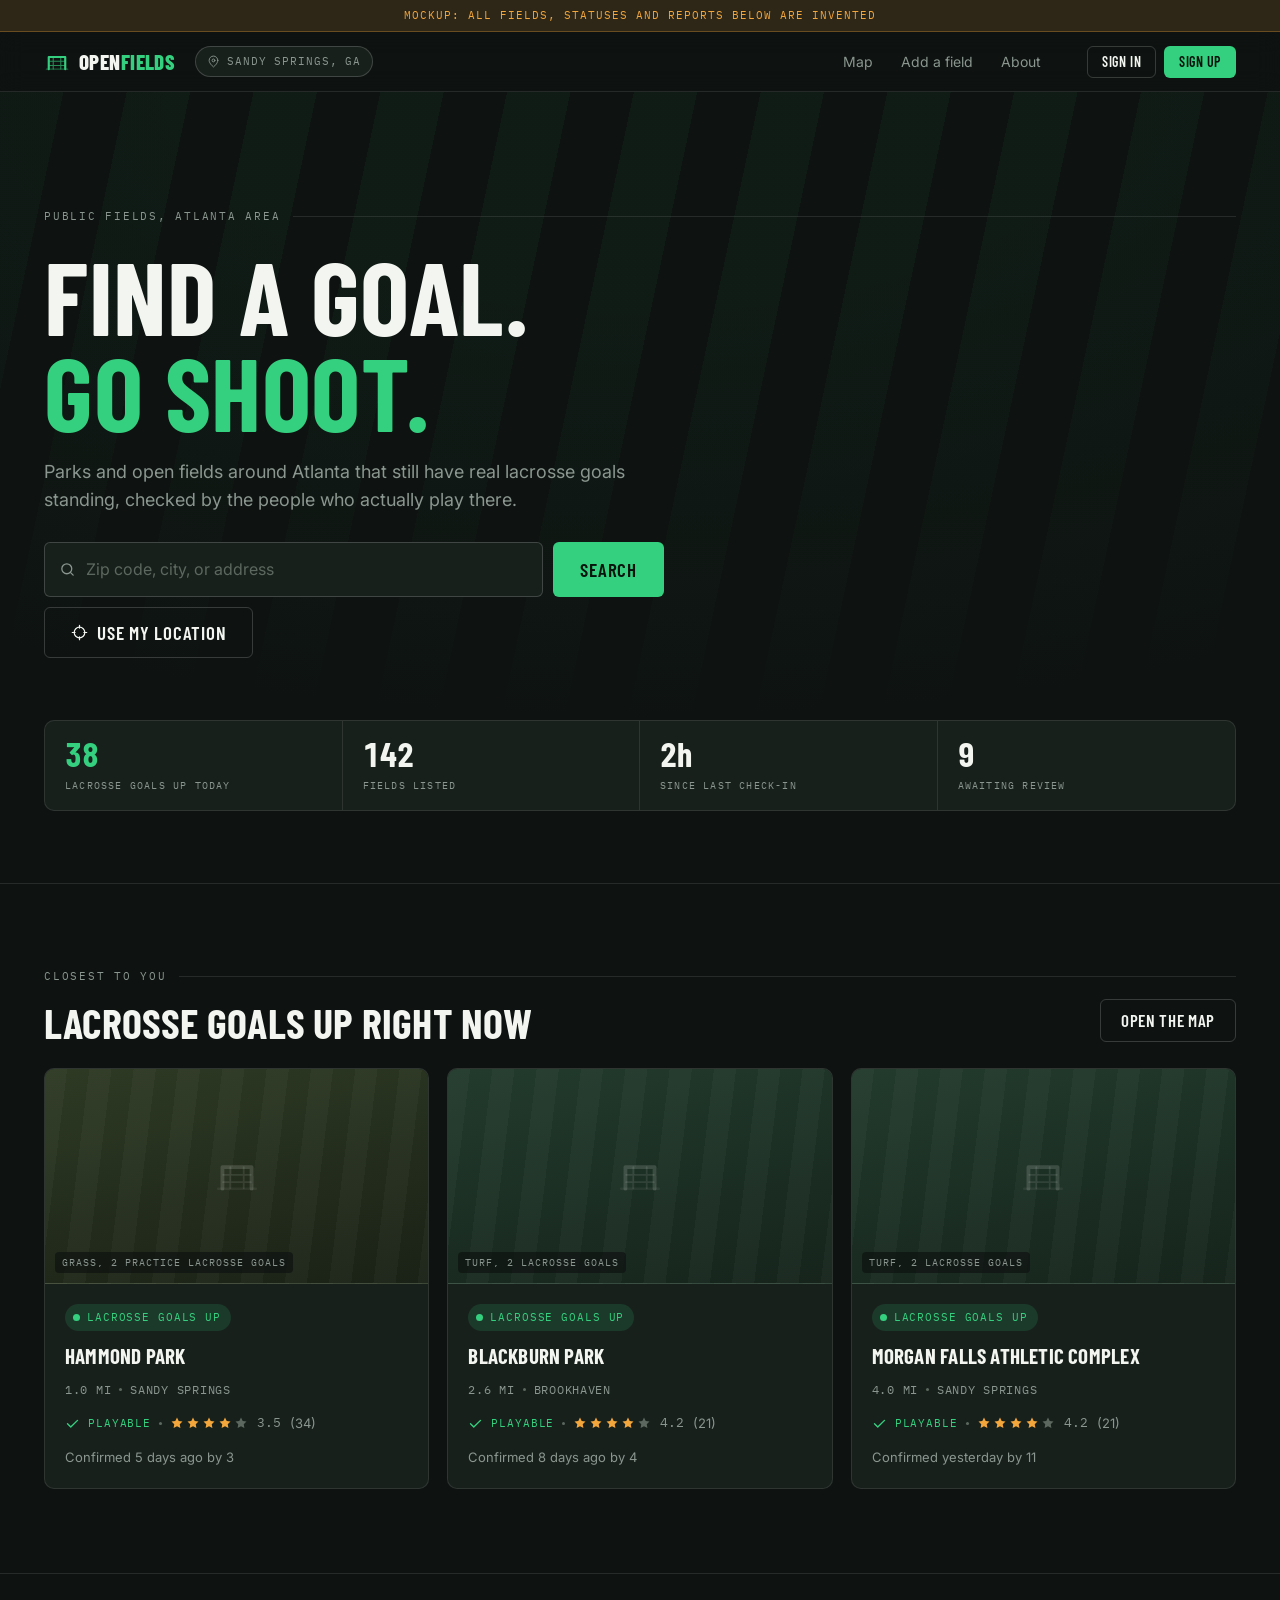
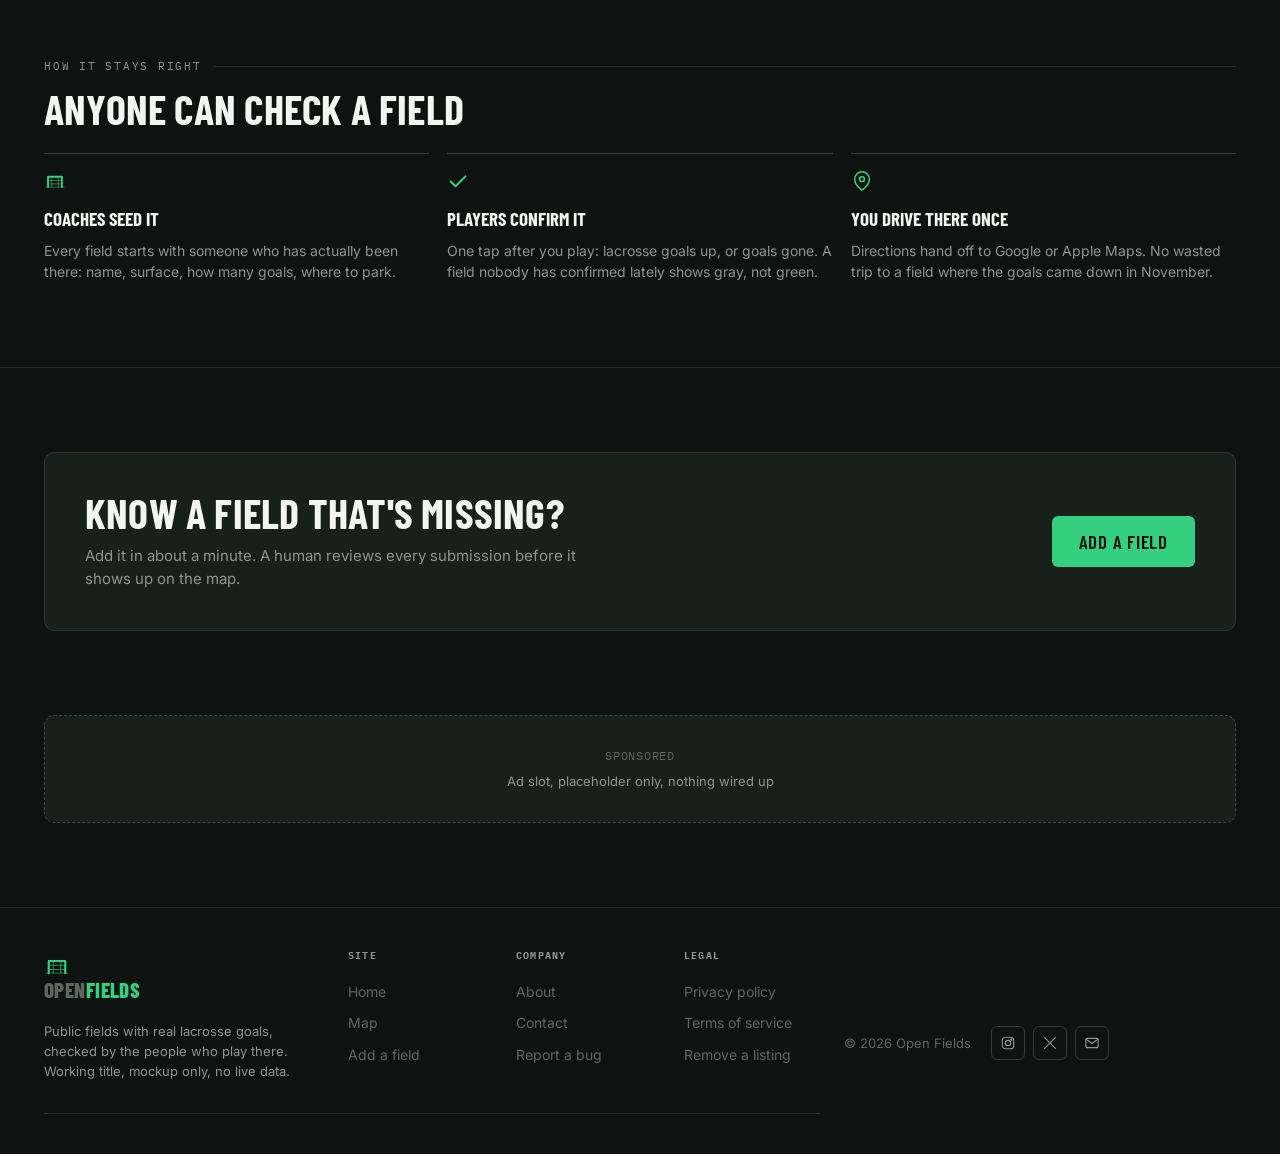
<file: mockup/index.html>
<!DOCTYPE html>
<html lang="en">
<head>
<meta charset="utf-8">
<meta name="viewport" content="width=device-width, initial-scale=1">
<title>Open Fields, find a lacrosse goal near you</title>
<meta name="description" content="Public fields with real goals, and whether they're playable right now. Checked by the people who play there.">
<link rel="icon" href="brand/favicon.svg" type="image/svg+xml">
<meta property="og:title" content="Open Fields, find a lacrosse goal near you">
<meta property="og:description" content="Public fields with real goals, and whether they're playable right now. Checked by the people who play there.">
<meta property="og:image" content="brand/og-image.png">
<meta property="og:type" content="website">
<meta name="twitter:card" content="summary_large_image">
<link rel="preconnect" href="https://fonts.googleapis.com">
<link rel="preconnect" href="https://fonts.gstatic.com" crossorigin>
<link href="https://fonts.googleapis.com/css2?family=Barlow+Condensed:wght@600;700;800&family=IBM+Plex+Mono:wght@400;500&family=Inter:wght@400;500;600&display=swap" rel="stylesheet">
<link rel="stylesheet" href="styles.css">
</head>
<body>

<div class="demo-banner">Mockup: all fields, statuses and reports below are invented</div>
<header class="site-header" data-header></header>

<!-- HERO -------------------------------------------------- -->
<section class="hero">
  <div class="mow"></div>
  <div class="wrap">
    <p class="eyebrow" style="margin-bottom:22px">Public fields, Atlanta area</p>

    <h1 class="display">Find a goal.<br><em>Go shoot.</em></h1>

    <p class="lede" style="margin-top:20px">
      Parks and open fields around Atlanta that still have real lacrosse goals
      standing, checked by the people who actually play there.
    </p>

    <form class="searchbar" id="locForm">
      <label class="field-input">
        <svg aria-hidden="true"><use href="#i-search"></use></svg>
        <input type="search" id="q" placeholder="Zip code, city, or address" aria-label="Search a location">
      </label>
      <button class="btn btn-primary btn-lg" type="submit" id="go">Search</button>
      <button class="btn btn-outline btn-lg" type="button" id="here">
        <svg aria-hidden="true"><use href="#i-crosshair"></use></svg>
        Use my location
      </button>
    </form>
    <p class="hint" id="locMsg" style="margin-top:10px;min-height:18px"></p>

    <!-- scoreboard: the state of the map, right now -->
    <div class="scoreboard">
      <div class="score is-up"><b>38</b><span>Lacrosse goals up today</span></div>
      <div class="score"><b>142</b><span>Fields listed</span></div>
      <div class="score"><b>2h</b><span>Since last check-in</span></div>
      <div class="score"><b>9</b><span>Awaiting review</span></div>
    </div>
  </div>
</section>

<!-- NEAR YOU ---------------------------------------------- -->
<section class="section">
  <div class="wrap">
    <p class="eyebrow">Closest to you</p>
    <div style="display:flex;align-items:end;justify-content:space-between;gap:20px;margin:14px 0 26px;flex-wrap:wrap">
      <h2 class="display">Lacrosse goals up right now</h2>
      <a class="btn btn-outline" href="map.html">Open the map</a>
    </div>
    <div class="grid-3" id="featured"></div>
  </div>
</section>

<!-- HOW IT WORKS ------------------------------------------ -->
<section class="section">
  <div class="wrap">
    <p class="eyebrow">How it stays right</p>
    <h2 class="display" style="margin:14px 0 26px">Anyone can check a field</h2>
    <div class="grid-3">
      <div class="step">
        <svg class="goal-glyph" aria-hidden="true"><use href="#i-goal"></use></svg>
        <h3>Coaches seed it</h3>
        <p>Every field starts with someone who has actually been there: name, surface, how many goals, where to park.</p>
      </div>
      <div class="step">
        <svg class="goal-glyph" aria-hidden="true"><use href="#i-check"></use></svg>
        <h3>Players confirm it</h3>
        <p>One tap after you play: lacrosse goals up, or goals gone. A field nobody has confirmed lately shows gray, not green.</p>
      </div>
      <div class="step">
        <svg class="goal-glyph" aria-hidden="true"><use href="#i-pin"></use></svg>
        <h3>You drive there once</h3>
        <p>Directions hand off to Google or Apple Maps. No wasted trip to a field where the goals came down in November.</p>
      </div>
    </div>
  </div>
</section>

<!-- ADD A FIELD ------------------------------------------- -->
<section class="section">
  <div class="wrap">
    <div class="card" style="padding:clamp(24px,4vw,40px);display:flex;gap:26px;align-items:center;flex-wrap:wrap">
      <div style="flex:1 1 340px">
        <h2 class="display">Know a field that's missing?</h2>
        <p class="lede" style="margin-top:12px;font-size:15px">
          Add it in about a minute. A human reviews every submission before it shows up on the map.
        </p>
      </div>
      <a class="btn btn-primary btn-lg" href="submit.html">Add a field</a>
    </div>
  </div>
</section>

<!-- AD ---------------------------------------------------- -->
<section class="section" style="padding-top:0;border-top:0">
  <div class="wrap">
    <div class="ad ad-leader">
      <div>
        <div class="data">Sponsored</div>
        <p class="small" style="margin-top:6px">Ad slot, placeholder only, nothing wired up</p>
      </div>
    </div>
  </div>
</section>

<footer class="site-footer" data-footer></footer>

<script src="mock-data.js"></script>
<script src="app.js"></script>
<script>
  renderChrome('home');

  const msg = document.getElementById('locMsg');
  const say = (t, bad) => { msg.textContent = t; msg.style.color = bad ? 'var(--warn)' : 'var(--muted)'; };

  function renderFeatured() {
    const near = FIELDS
      .filter(f => f.status === 'up' && f.condition === 'good')
      .sort((a, b) => distanceTo(a) - distanceTo(b))
      .slice(0, 3);
    document.getElementById('featured').innerHTML = near.map(featuredCard).join('');
  }
  renderFeatured();

  document.getElementById('locForm').addEventListener('submit', async e => {
    e.preventDefault();
    const q = document.getElementById('q').value.trim();
    if (!q) { location.href = 'map.html'; return; }
    const btn = document.getElementById('go');
    btn.disabled = true; btn.textContent = 'Searching';
    say('Looking that up.');
    try {
      const loc = await geocode(q);
      setUserLocation(loc);
      location.href = 'map.html';
    } catch (err) {
      say(err.message, true);
      btn.disabled = false; btn.textContent = 'Search';
    }
  });

  document.getElementById('here').addEventListener('click', () => {
    say('Asking your browser for your location.');
    useMyLocation((loc, err) => {
      if (!loc) { say(err, true); return; }
      location.href = 'map.html';
    });
  });
</script>
</body>
</html>
</file>
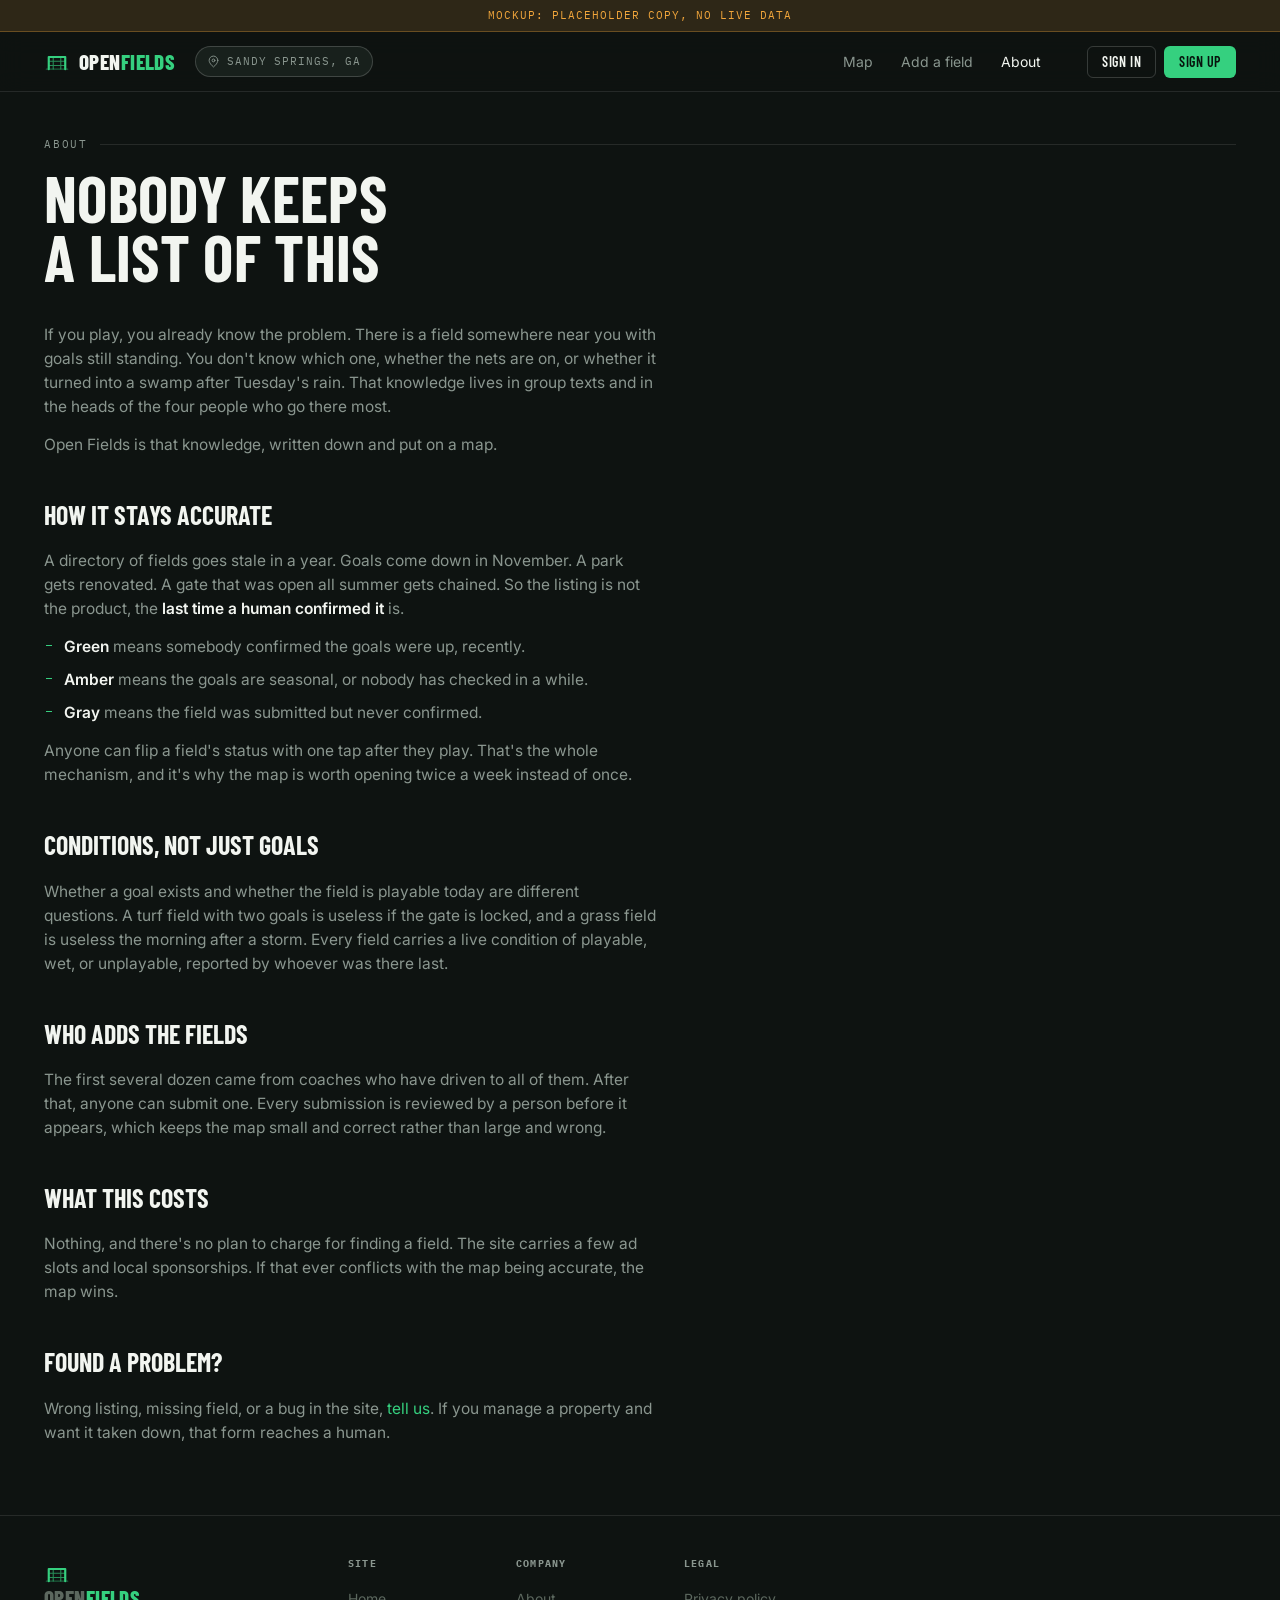
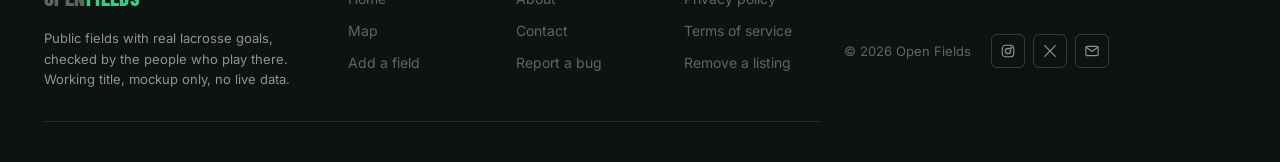
<file: mockup/about.html>
<!DOCTYPE html>
<html lang="en"><head>
<meta charset="utf-8">
<meta name="viewport" content="width=device-width, initial-scale=1">
<title>About | Open Fields</title>
<meta name="description" content="Why Open Fields exists and how the field data stays accurate.">
<link rel="icon" href="brand/favicon.svg" type="image/svg+xml">
<meta property="og:title" content="About | Open Fields">
<meta property="og:description" content="Why Open Fields exists and how the field data stays accurate.">
<meta property="og:image" content="brand/og-image.png">
<meta property="og:type" content="website">
<meta name="twitter:card" content="summary_large_image">
<link rel="preconnect" href="https://fonts.googleapis.com">
<link rel="preconnect" href="https://fonts.gstatic.com" crossorigin>
<link href="https://fonts.googleapis.com/css2?family=Barlow+Condensed:wght@600;700;800&family=IBM+Plex+Mono:wght@400;500&family=Inter:wght@400;500;600&display=swap" rel="stylesheet">
<link rel="stylesheet" href="styles.css">
</head><body>
<div class="demo-banner">Mockup: placeholder copy, no live data</div>
<header class="site-header" data-header></header>

<main class="wrap" style="padding-block:44px 70px">
  <p class="eyebrow" style="margin-bottom:16px">About</p>
  <h1 class="display" style="font-size:clamp(36px,6vw,64px)">Nobody keeps<br>a list of this</h1>

  <div class="prose" style="margin-top:36px">
    <p>If you play, you already know the problem. There is a field somewhere near you with
    goals still standing. You don't know which one, whether the nets are on, or whether it
    turned into a swamp after Tuesday's rain. That knowledge lives in group texts and in the
    heads of the four people who go there most.</p>

    <p>Open Fields is that knowledge, written down and put on a map.</p>

    <h2>How it stays accurate</h2>
    <p>A directory of fields goes stale in a year. Goals come down in November. A park gets
    renovated. A gate that was open all summer gets chained. So the listing is not the
    product, the <strong>last time a human confirmed it</strong> is.</p>
    <ul>
      <li><strong>Green</strong> means somebody confirmed the goals were up, recently.</li>
      <li><strong>Amber</strong> means the goals are seasonal, or nobody has checked in a while.</li>
      <li><strong>Gray</strong> means the field was submitted but never confirmed.</li>
    </ul>
    <p>Anyone can flip a field's status with one tap after they play. That's the whole
    mechanism, and it's why the map is worth opening twice a week instead of once.</p>

    <h2>Conditions, not just goals</h2>
    <p>Whether a goal exists and whether the field is playable today are different questions.
    A turf field with two goals is useless if the gate is locked, and a grass field is useless
    the morning after a storm. Every field carries a live condition of playable, wet, or
    unplayable, reported by whoever was there last.</p>

    <h2>Who adds the fields</h2>
    <p>The first several dozen came from coaches who have driven to all of them. After that,
    anyone can submit one. Every submission is reviewed by a person before it appears, which
    keeps the map small and correct rather than large and wrong.</p>

    <h2>What this costs</h2>
    <p>Nothing, and there's no plan to charge for finding a field. The site carries a few ad
    slots and local sponsorships. If that ever conflicts with the map being accurate, the map wins.</p>

    <h2>Found a problem?</h2>
    <p>Wrong listing, missing field, or a bug in the site, <a href="contact.html">tell us</a>.
    If you manage a property and want it taken down, that form reaches a human.</p>
  </div>
</main>

<footer class="site-footer" data-footer></footer>
<script src="mock-data.js"></script>
<script src="app.js"></script>
<script>renderChrome('about');</script>
</body></html>
</file>
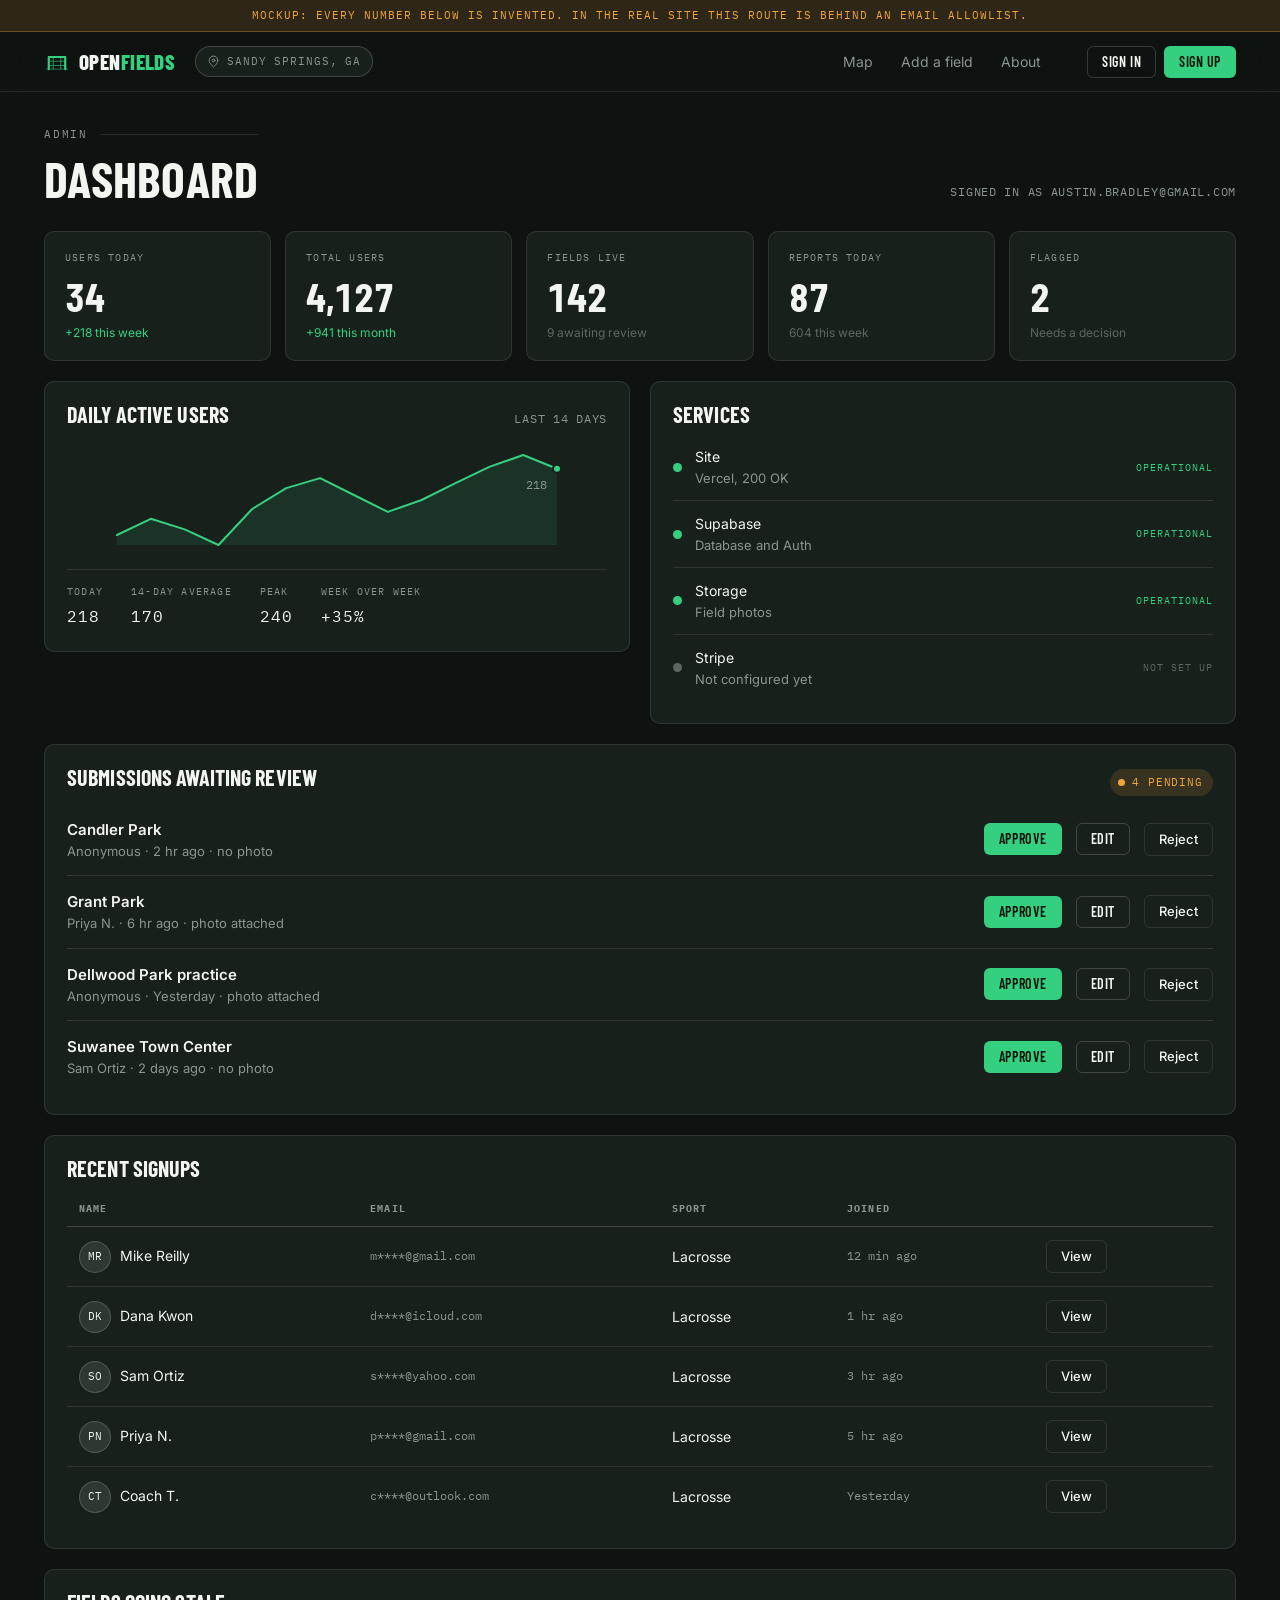
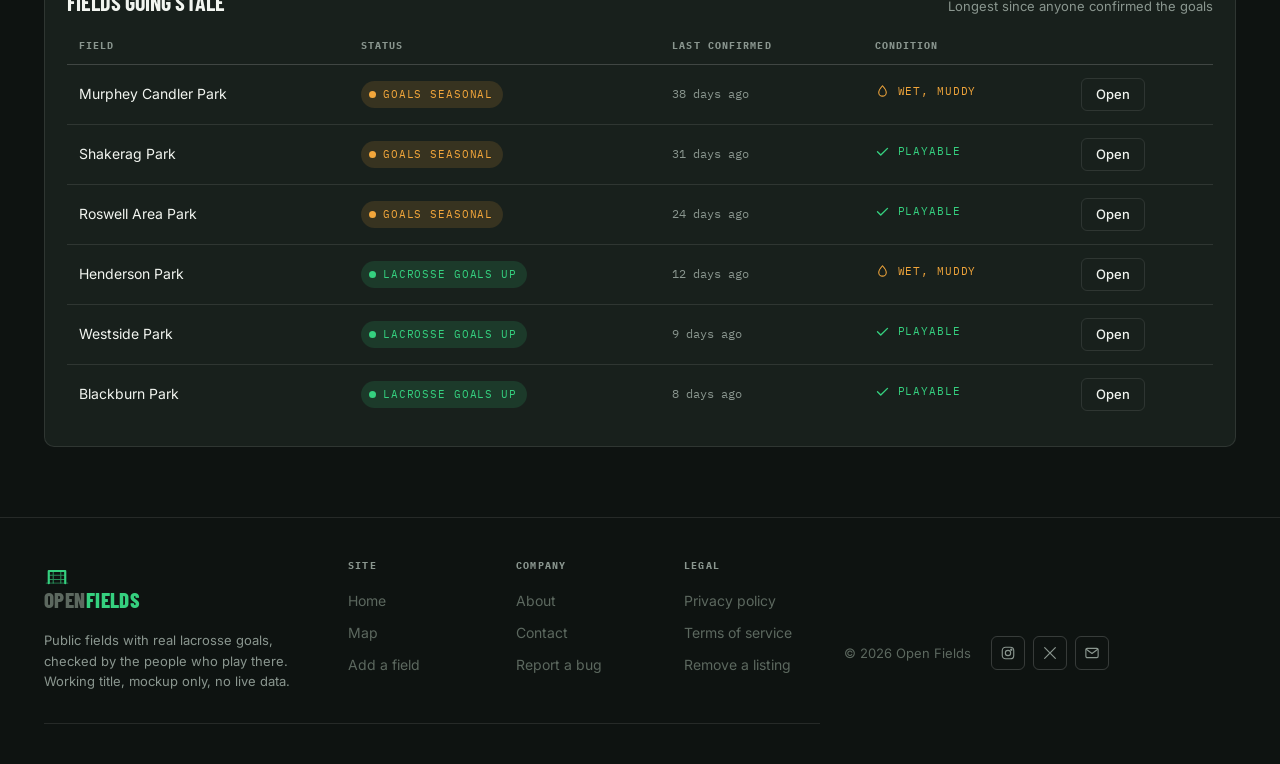
<file: mockup/admin.html>
<!DOCTYPE html>
<html lang="en"><head>
<meta charset="utf-8">
<meta name="viewport" content="width=device-width, initial-scale=1">
<title>Admin | Open Fields</title>
<meta name="robots" content="noindex,nofollow">
<link rel="icon" href="brand/favicon.svg" type="image/svg+xml">
<link rel="preconnect" href="https://fonts.googleapis.com">
<link rel="preconnect" href="https://fonts.gstatic.com" crossorigin>
<link href="https://fonts.googleapis.com/css2?family=Barlow+Condensed:wght@600;700;800&family=IBM+Plex+Mono:wght@400;500&family=Inter:wght@400;500;600&display=swap" rel="stylesheet">
<link rel="stylesheet" href="styles.css">
</head><body>

<div class="demo-banner">Mockup: every number below is invented. In the real site this route is behind an email allowlist.</div>
<header class="site-header" data-header></header>

<main class="wrap" style="padding-block:34px 70px">

  <div style="display:flex;align-items:end;justify-content:space-between;gap:20px;flex-wrap:wrap">
    <div>
      <p class="eyebrow" style="margin-bottom:12px">Admin</p>
      <h1 class="display" style="font-size:clamp(32px,5vw,50px)">Dashboard</h1>
    </div>
    <span class="data" style="color:var(--muted)">Signed in as austin.bradley@gmail.com</span>
  </div>

  <!-- KPIs: numbers, not charts -->
  <div class="admin-grid" style="margin-top:30px" id="kpis"></div>

  <div class="grid-2" style="margin-top:20px;gap:20px;align-items:start">

    <!-- activity -->
    <div class="card" style="padding:22px">
      <div style="display:flex;justify-content:space-between;align-items:baseline;gap:14px;flex-wrap:wrap">
        <h2 class="display" style="font-size:22px">Daily active users</h2>
        <span class="data" style="color:var(--muted)">Last 14 days</span>
      </div>
      <div style="margin-top:16px" id="spark"></div>
      <div style="display:flex;gap:28px;flex-wrap:wrap;margin-top:14px;
                  padding-top:14px;border-top:1px solid var(--line)" id="dauStats"></div>
    </div>

    <!-- service status -->
    <div class="card" style="padding:22px">
      <h2 class="display" style="font-size:22px">Services</h2>
      <div class="svc" style="margin-top:10px" id="svc"></div>
    </div>
  </div>

  <!-- moderation queue: the job this page actually exists for -->
  <div class="card" style="padding:22px;margin-top:20px">
    <div style="display:flex;justify-content:space-between;align-items:baseline;gap:14px;flex-wrap:wrap">
      <h2 class="display" style="font-size:22px">Submissions awaiting review</h2>
      <span class="badge is-seasonal" id="qcount"></span>
    </div>
    <div style="margin-top:8px" id="queue"></div>
  </div>

  <!-- recent signups -->
  <div class="card" style="padding:22px;margin-top:20px;overflow-x:auto">
    <h2 class="display" style="font-size:22px;margin-bottom:12px">Recent signups</h2>
    <table class="tbl" id="signups"></table>
  </div>

  <!-- field health -->
  <div class="card" style="padding:22px;margin-top:20px;overflow-x:auto">
    <div style="display:flex;justify-content:space-between;align-items:baseline;gap:14px;flex-wrap:wrap">
      <h2 class="display" style="font-size:22px">Fields going stale</h2>
      <span class="small">Longest since anyone confirmed the goals</span>
    </div>
    <table class="tbl" style="margin-top:12px" id="stale"></table>
  </div>

</main>

<footer class="site-footer" data-footer></footer>

<script src="mock-data.js"></script>
<script src="app.js"></script>
<script>
renderChrome('admin');

const pct = (a, b) => b ? Math.round((a / b) * 100) : 0;

document.getElementById('kpis').innerHTML = [
  { k: 'Users today',    v: ADMIN.users.today, d: `+${ADMIN.users.week} this week`, up: true },
  { k: 'Total users',    v: ADMIN.users.total.toLocaleString(), d: `+${ADMIN.users.month} this month`, up: true },
  { k: 'Fields live',    v: ADMIN.fields.live, d: `${ADMIN.fields.pending} awaiting review` },
  { k: 'Reports today',  v: ADMIN.reports.today, d: `${ADMIN.reports.week} this week` },
  { k: 'Flagged',        v: ADMIN.fields.flagged, d: 'Needs a decision' }
].map(t => `
  <div class="tile">
    <div class="k">${t.k}</div>
    <div class="v">${t.v}</div>
    <div class="d ${t.up ? 'up' : ''}">${t.d}</div>
  </div>`).join('');

document.getElementById('spark').innerHTML = sparkline(ADMIN.dau);

const dau = ADMIN.dau;
const avg = Math.round(dau.reduce((a, b) => a + b, 0) / dau.length);
const wow = Math.round(((dau.slice(-7).reduce((a, b) => a + b, 0)) /
                        (dau.slice(0, 7).reduce((a, b) => a + b, 0)) - 1) * 100);
document.getElementById('dauStats').innerHTML = [
  ['Today', dau.at(-1)],
  ['14-day average', avg],
  ['Peak', Math.max(...dau)],
  ['Week over week', `${wow > 0 ? '+' : ''}${wow}%`]
].map(([k, v]) => `
  <div>
    <div class="k" style="font-family:var(--data);font-size:10px;letter-spacing:.12em;
         text-transform:uppercase;color:var(--muted)">${k}</div>
    <div class="data" style="font-size:16px;color:var(--chalk);margin-top:5px">${v}</div>
  </div>`).join('');

document.getElementById('svc').innerHTML = ADMIN.services.map(s => `
  <div class="svc-row">
    <span class="svc-dot ${s.status}"></span>
    <div>
      <div style="font-size:14px">${s.name}</div>
      <div class="small">${s.detail}</div>
    </div>
    <span class="svc-state ${s.status}">${s.status === 'up' ? 'Operational' : s.status === 'idle' ? 'Not set up' : 'Down'}</span>
  </div>`).join('');

document.getElementById('qcount').textContent = `${ADMIN.queue.length} pending`;
document.getElementById('queue').innerHTML = ADMIN.queue.map(q => `
  <div class="queue-row">
    <div class="grow">
      <div style="font-weight:600">${q.name}</div>
      <div class="small">${q.who} · ${q.when} · ${q.photo ? 'photo attached' : 'no photo'}</div>
    </div>
    <button class="btn btn-primary btn-sm">Approve</button>
    <button class="btn btn-outline btn-sm">Edit</button>
    <button class="btn btn-quiet">Reject</button>
  </div>`).join('');

document.getElementById('signups').innerHTML = `
  <thead><tr><th>Name</th><th>Email</th><th>Sport</th><th>Joined</th><th></th></tr></thead>
  <tbody>${ADMIN.signups.map(u => `
    <tr>
      <td><span class="avatar" style="display:inline-grid;vertical-align:middle;margin-right:9px">${u.name.split(' ').map(n => n[0]).join('')}</span>${u.name}</td>
      <td class="num">${u.email}</td>
      <td>${u.sport}</td>
      <td class="num">${u.when}</td>
      <td><button class="btn btn-quiet">View</button></td>
    </tr>`).join('')}</tbody>`;

const stale = FIELDS.filter(f => f.confirmedDays).sort((a, b) => b.confirmedDays - a.confirmedDays).slice(0, 6);
document.getElementById('stale').innerHTML = `
  <thead><tr><th>Field</th><th>Status</th><th>Last confirmed</th><th>Condition</th><th></th></tr></thead>
  <tbody>${stale.map(f => `
    <tr>
      <td>${f.name}</td>
      <td><span class="badge ${statusClass(f.status)}">${STATUS_LABEL[f.status]}</span></td>
      <td class="num">${f.confirmedDays} days ago</td>
      <td>${conditionBadge(f)}</td>
      <td><a class="btn btn-quiet" href="field.html?id=${f.id}">Open</a></td>
    </tr>`).join('')}</tbody>`;
</script>
</body></html>
</file>
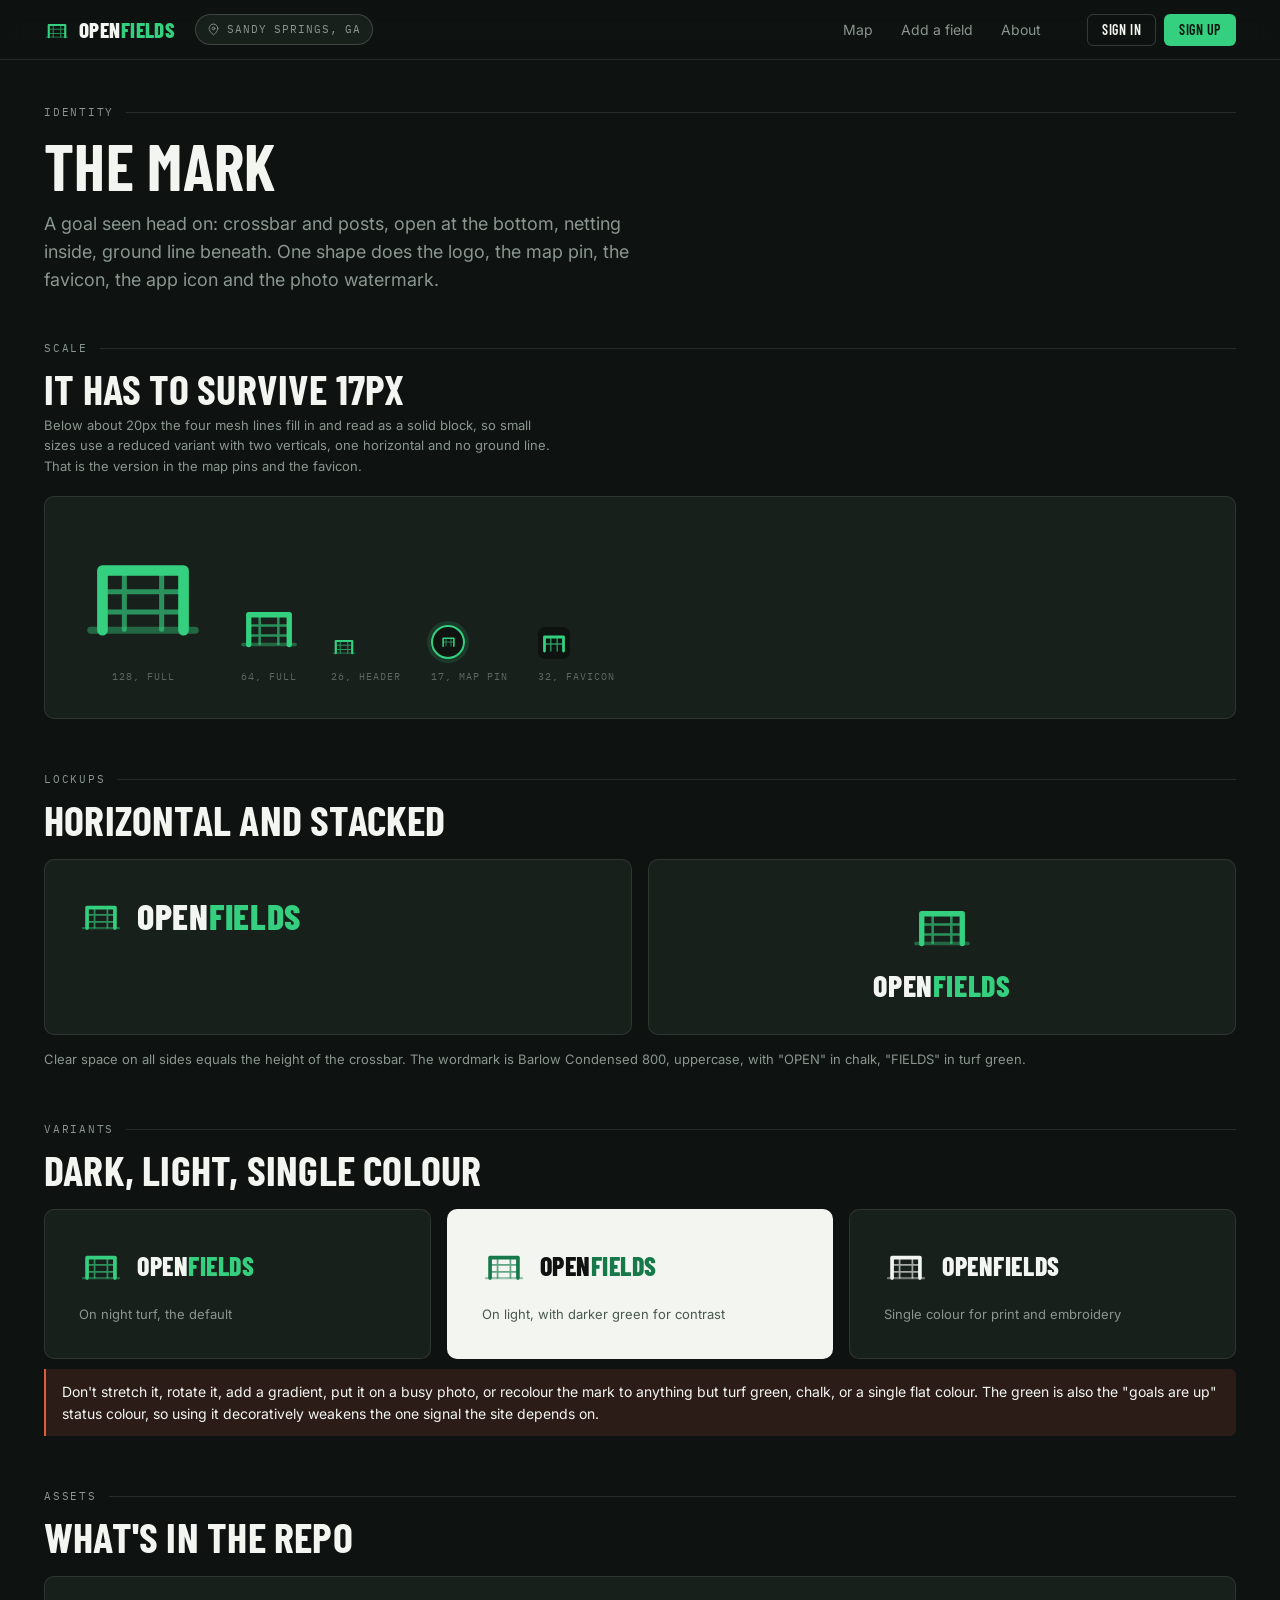
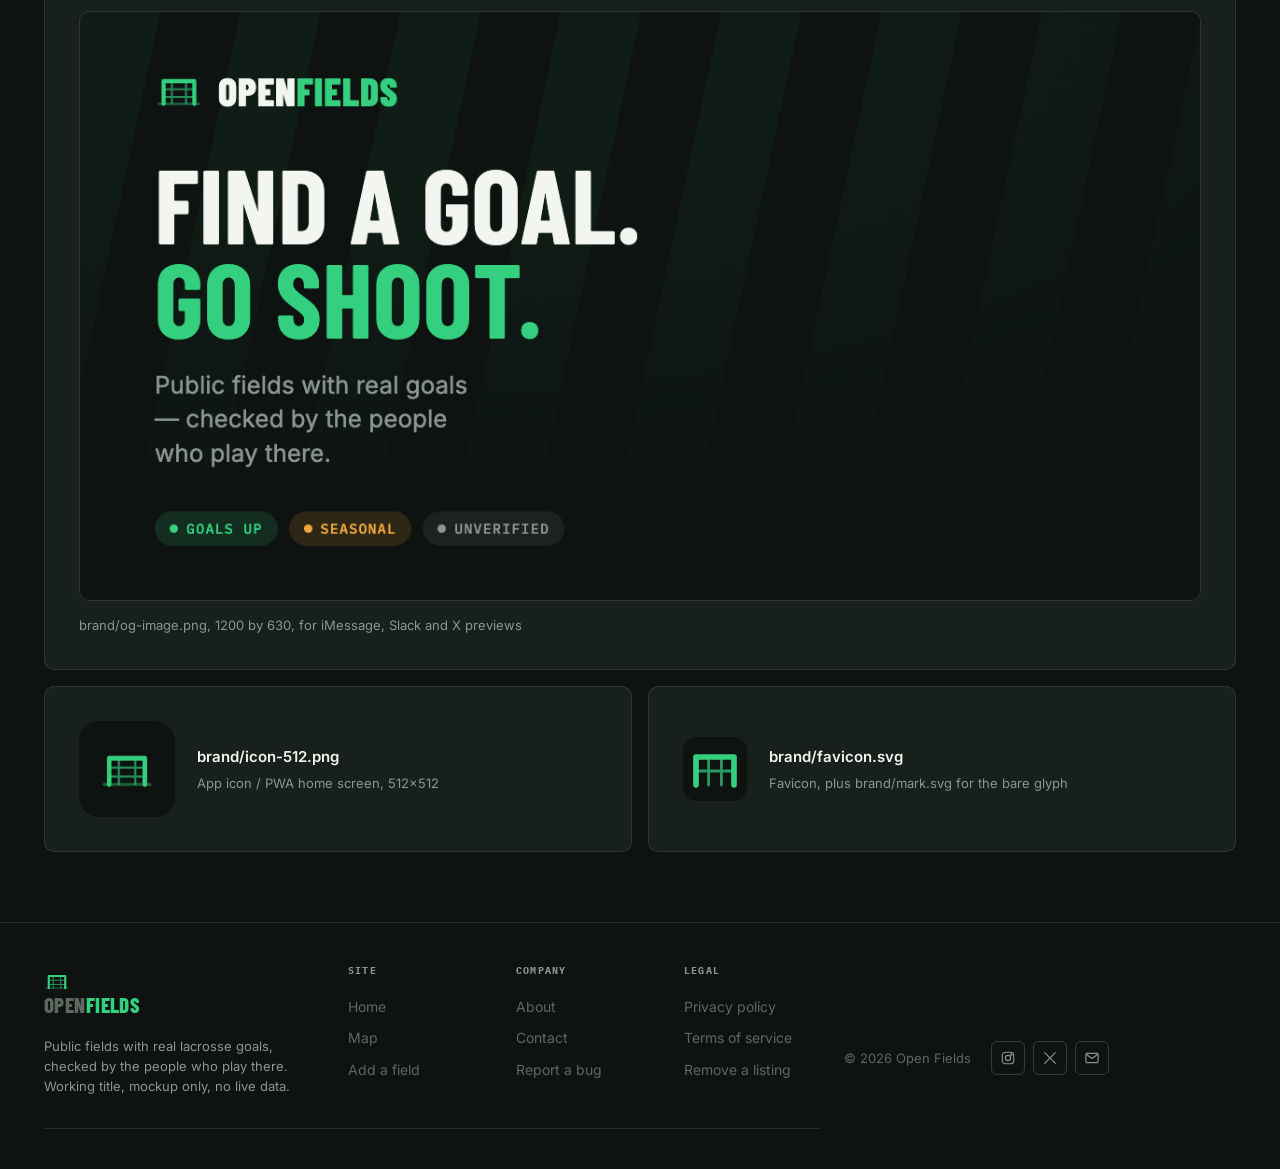
<file: mockup/brand.html>
<!DOCTYPE html>
<html lang="en"><head>
<meta charset="utf-8">
<meta name="viewport" content="width=device-width, initial-scale=1">
<title>Identity | Open Fields</title>
<meta name="description" content="The Open Fields mark, wordmark, favicon, app icon and social image.">
<link rel="icon" href="brand/favicon.svg" type="image/svg+xml">
<link rel="preconnect" href="https://fonts.googleapis.com">
<link rel="preconnect" href="https://fonts.gstatic.com" crossorigin>
<link href="https://fonts.googleapis.com/css2?family=Barlow+Condensed:wght@600;700;800&family=IBM+Plex+Mono:wght@400;500&family=Inter:wght@400;500;600&display=swap" rel="stylesheet">
<link rel="stylesheet" href="styles.css">
<style>
  .board { background: var(--surface); border: 1px solid var(--line); border-radius: var(--r); padding: 34px; }
  .board.light { background: var(--chalk); color: #0E1311; }
  .board.light .brand-name { color: #0E1311; }
  .board.light .brand-name em { color: #17794A; }
  .board.light .goal-glyph { color: #17794A; }
  .board.mono .goal-glyph, .board.mono .brand-name, .board.mono .brand-name em { color: var(--chalk); }
  .sizes { display: flex; align-items: flex-end; gap: 30px; flex-wrap: wrap; }
  .sizes figure { text-align: center; }
  .sizes figcaption { font-family: var(--data); font-size: 10px; letter-spacing: .1em;
    text-transform: uppercase; color: var(--faint); margin-top: 10px; }
  .lockup { display: flex; align-items: center; gap: 14px; }
  .lockup .goal-glyph { width: 44px; height: 44px; color: var(--turf); }
  .lockup .brand-name { font-size: 36px; }
  .stacked { text-align: center; }
  .stacked .goal-glyph { width: 64px; height: 64px; color: var(--turf); margin: 0 auto 12px; }
  .stacked .brand-name { font-size: 30px; }
  .dont { border-left: 2px solid var(--danger); background: var(--danger-dim); padding: 12px 16px;
    border-radius: 0 var(--r-sm) var(--r-sm) 0; font-size: 14px; margin-top: 10px; }
</style>
</head><body>

<header class="site-header" data-header></header>

<main class="wrap" style="padding-block:44px 70px">
  <p class="eyebrow" style="margin-bottom:16px">Identity</p>
  <h1 class="display" style="font-size:clamp(36px,6vw,64px)">The mark</h1>
  <p class="lede" style="margin-top:14px">
    A goal seen head on: crossbar and posts, open at the bottom, netting inside,
    ground line beneath. One shape does the logo, the map pin, the favicon, the
    app icon and the photo watermark.
  </p>

  <!-- SCALE -->
  <section style="margin-top:46px">
    <p class="eyebrow">Scale</p>
    <h2 class="display" style="margin:12px 0 8px">It has to survive 17px</h2>
    <p class="small" style="max-width:64ch;margin-bottom:20px">
      Below about 20px the four mesh lines fill in and read as a solid block, so
      small sizes use a reduced variant with two verticals, one horizontal and no ground line.
      That is the version in the map pins and the favicon.
    </p>
    <div class="board sizes">
      <figure><svg class="goal-glyph" style="width:128px;height:128px;color:var(--turf)"><use href="#i-goal"></use></svg><figcaption>128, full</figcaption></figure>
      <figure><svg class="goal-glyph" style="width:64px;height:64px;color:var(--turf)"><use href="#i-goal"></use></svg><figcaption>64, full</figcaption></figure>
      <figure><svg class="goal-glyph" style="width:26px;height:26px;color:var(--turf)"><use href="#i-goal"></use></svg><figcaption>26, header</figcaption></figure>
      <figure><div class="marker is-up"><div class="crease"><svg class="goal-glyph"><use href="#i-goal-sm"></use></svg></div></div><figcaption>17, map pin</figcaption></figure>
      <figure><img src="brand/favicon.svg" width="32" height="32" alt="Favicon"><figcaption>32, favicon</figcaption></figure>
    </div>
  </section>

  <!-- LOCKUPS -->
  <section style="margin-top:52px">
    <p class="eyebrow">Lockups</p>
    <h2 class="display" style="margin:12px 0 20px">Horizontal and stacked</h2>
    <div class="grid-2" style="gap:16px">
      <div class="board"><div class="lockup">
        <svg class="goal-glyph" aria-hidden="true"><use href="#i-goal"></use></svg>
        <span class="brand-name">Open<em>Fields</em></span>
      </div></div>
      <div class="board stacked">
        <svg class="goal-glyph" aria-hidden="true"><use href="#i-goal"></use></svg>
        <div class="brand-name">Open<em>Fields</em></div>
      </div>
    </div>
    <p class="small" style="margin-top:14px">
      Clear space on all sides equals the height of the crossbar. The wordmark is
      Barlow Condensed 800, uppercase, with "OPEN" in chalk, "FIELDS" in turf green.
    </p>
  </section>

  <!-- VARIANTS -->
  <section style="margin-top:52px">
    <p class="eyebrow">Variants</p>
    <h2 class="display" style="margin:12px 0 20px">Dark, light, single colour</h2>
    <div class="grid-3" style="gap:16px">
      <div class="board"><div class="lockup">
        <svg class="goal-glyph" aria-hidden="true"><use href="#i-goal"></use></svg>
        <span class="brand-name" style="font-size:26px">Open<em>Fields</em></span>
      </div><p class="small" style="margin-top:16px">On night turf, the default</p></div>

      <div class="board light"><div class="lockup">
        <svg class="goal-glyph" aria-hidden="true"><use href="#i-goal"></use></svg>
        <span class="brand-name" style="font-size:26px">Open<em>Fields</em></span>
      </div><p style="margin-top:16px;font-size:13px;color:#4A5850">On light, with darker green for contrast</p></div>

      <div class="board mono"><div class="lockup">
        <svg class="goal-glyph" aria-hidden="true"><use href="#i-goal"></use></svg>
        <span class="brand-name" style="font-size:26px">Open<em>Fields</em></span>
      </div><p class="small" style="margin-top:16px">Single colour for print and embroidery</p></div>
    </div>
    <div class="dont">
      Don't stretch it, rotate it, add a gradient, put it on a busy photo, or recolour
      the mark to anything but turf green, chalk, or a single flat colour. The green is
      also the "goals are up" status colour, so using it decoratively weakens the one
      signal the site depends on.
    </div>
  </section>

  <!-- ASSETS -->
  <section style="margin-top:52px">
    <p class="eyebrow">Assets</p>
    <h2 class="display" style="margin:12px 0 20px">What's in the repo</h2>
    <div class="board">
      <img src="brand/og-image.png" alt="Open Fields social share image, 1200 by 630"
           style="width:100%;border-radius:var(--r);border:1px solid var(--line)">
      <p class="small" style="margin-top:14px">brand/og-image.png, 1200 by 630, for iMessage, Slack and X previews</p>
    </div>
    <div class="grid-2" style="gap:16px;margin-top:16px">
      <div class="board" style="display:flex;gap:22px;align-items:center">
        <img src="brand/icon-512.png" alt="App icon" width="96" height="96" style="border-radius:20px">
        <div><div style="font-weight:600">brand/icon-512.png</div>
        <p class="small" style="margin-top:5px">App icon / PWA home screen, 512×512</p></div>
      </div>
      <div class="board" style="display:flex;gap:22px;align-items:center">
        <img src="brand/favicon.svg" alt="Favicon" width="64" height="64">
        <div><div style="font-weight:600">brand/favicon.svg</div>
        <p class="small" style="margin-top:5px">Favicon, plus brand/mark.svg for the bare glyph</p></div>
      </div>
    </div>
  </section>
</main>

<footer class="site-footer" data-footer></footer>
<script src="mock-data.js"></script>
<script src="app.js"></script>
<script>renderChrome('brand');</script>
</body></html>
</file>
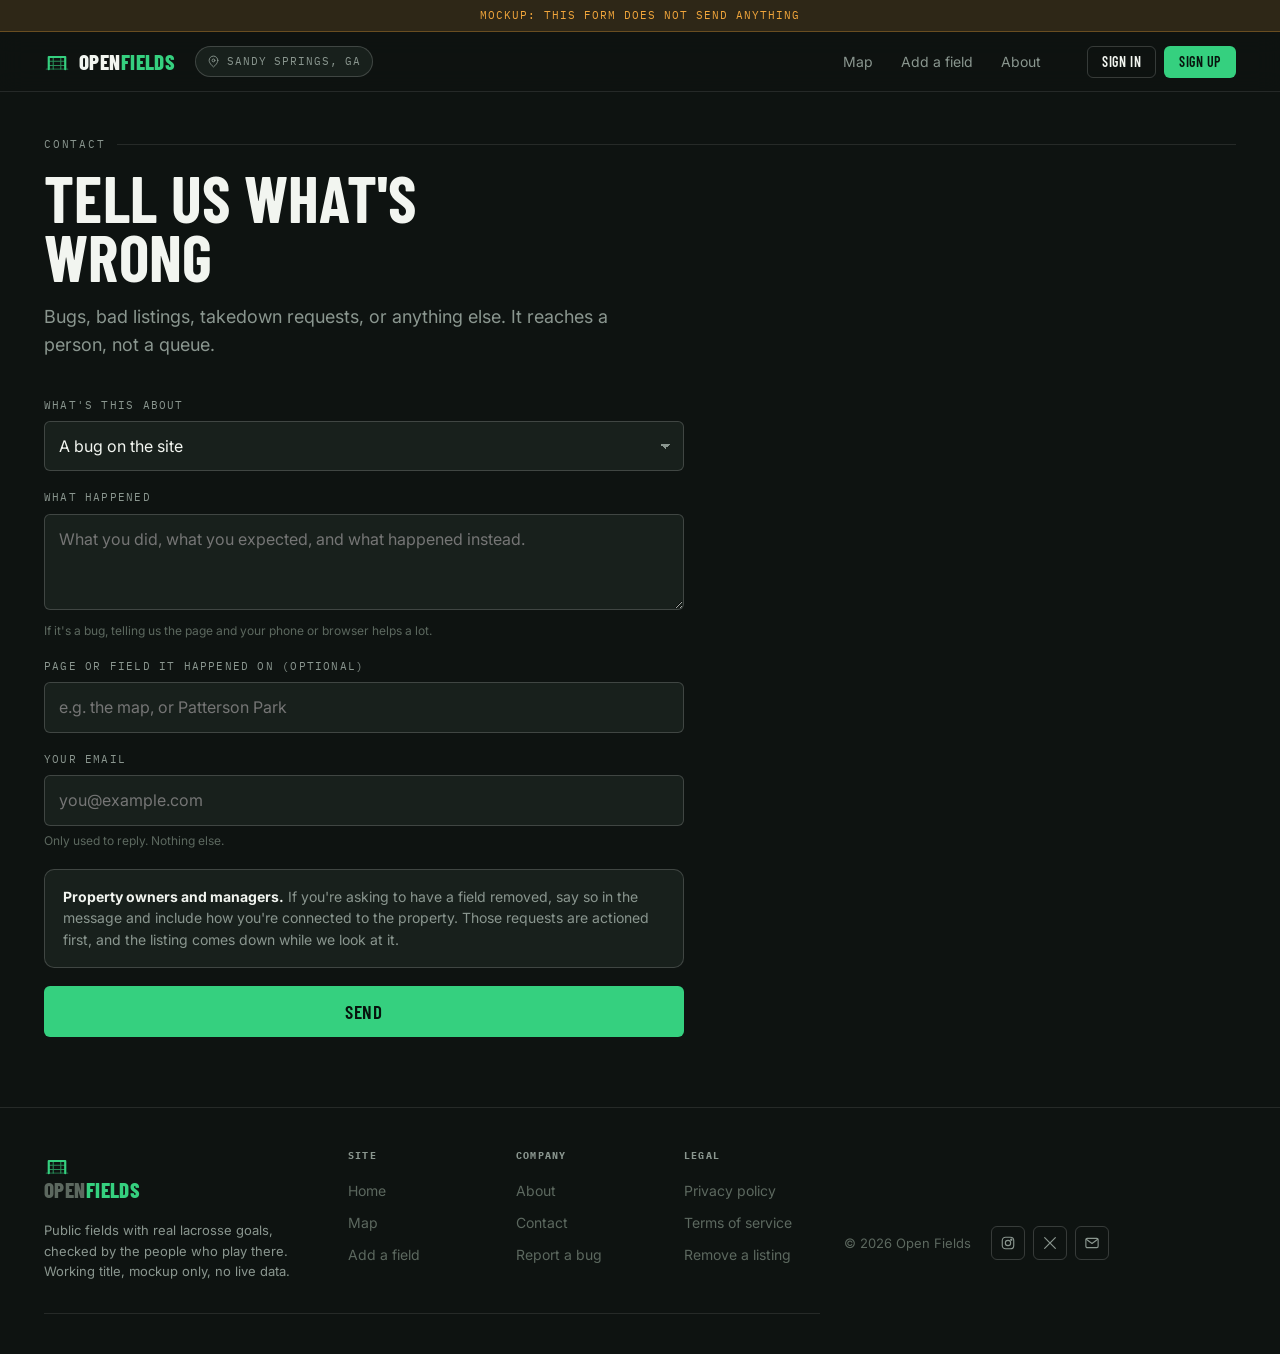
<file: mockup/contact.html>
<!DOCTYPE html>
<html lang="en"><head>
<meta charset="utf-8">
<meta name="viewport" content="width=device-width, initial-scale=1">
<title>Contact | Open Fields</title>
<meta name="description" content="Report a bug, flag a bad listing, or request removal of a field.">
<link rel="icon" href="brand/favicon.svg" type="image/svg+xml">
<meta property="og:title" content="Contact | Open Fields">
<meta property="og:description" content="Report a bug, flag a bad listing, or request removal of a field.">
<meta property="og:image" content="brand/og-image.png">
<meta property="og:type" content="website">
<meta name="twitter:card" content="summary_large_image">
<link rel="preconnect" href="https://fonts.googleapis.com">
<link rel="preconnect" href="https://fonts.gstatic.com" crossorigin>
<link href="https://fonts.googleapis.com/css2?family=Barlow+Condensed:wght@600;700;800&family=IBM+Plex+Mono:wght@400;500&family=Inter:wght@400;500;600&display=swap" rel="stylesheet">
<link rel="stylesheet" href="styles.css">
</head><body>
<div class="demo-banner">Mockup: this form does not send anything</div>
<header class="site-header" data-header></header>

<main class="wrap" style="padding-block:44px 70px">
  <p class="eyebrow" style="margin-bottom:16px">Contact</p>
  <h1 class="display" style="font-size:clamp(36px,6vw,64px)">Tell us what's<br>wrong</h1>
  <p class="lede" style="margin-top:16px">
    Bugs, bad listings, takedown requests, or anything else. It reaches a person, not a queue.
  </p>

  <form class="form-grid" style="margin-top:38px" id="form">
    <div>
      <label class="lbl" for="topic">What's this about</label>
      <select class="inp" id="topic">
        <option value="bug">A bug on the site</option>
        <option value="listing">A field listing is wrong</option>
        <option value="missing">A field is missing</option>
        <option value="removal">Remove a field I own or manage</option>
        <option value="sponsor">Advertising or sponsorship</option>
        <option value="other">Something else</option>
      </select>
    </div>

    <div id="bug">
      <label class="lbl" for="what">What happened</label>
      <textarea class="inp" id="what"
        placeholder="What you did, what you expected, and what happened instead."></textarea>
      <p class="hint">If it's a bug, telling us the page and your phone or browser helps a lot.</p>
    </div>

    <div>
      <label class="lbl" for="page">Page or field it happened on (optional)</label>
      <input class="inp" id="page" placeholder="e.g. the map, or Patterson Park">
    </div>

    <div>
      <label class="lbl" for="email">Your email</label>
      <input class="inp" id="email" type="email" placeholder="you@example.com">
      <p class="hint">Only used to reply. Nothing else.</p>
    </div>

    <div class="callout" id="removal">
      <b>Property owners and managers.</b> If you're asking to have a field removed, say so in
      the message and include how you're connected to the property. Those requests are actioned
      first, and the listing comes down while we look at it.
    </div>

    <button class="btn btn-primary btn-lg" type="submit">Send</button>
    <p class="hint" id="done" hidden style="color:var(--turf)">
      Sent. In the real site this would land in an inbox and get a reply. Nothing was sent here.
    </p>
  </form>
</main>

<footer class="site-footer" data-footer></footer>
<script src="mock-data.js"></script>
<script src="app.js"></script>
<script>
renderChrome('contact');
document.getElementById('form').addEventListener('submit', e => {
  e.preventDefault();
  document.getElementById('done').hidden = false;
});
// deep links from the footer preselect the topic
const t = location.hash.replace('#', '');
if (t) { const sel = document.getElementById('topic'); if ([...sel.options].some(o => o.value === t)) sel.value = t; }
</script>
</body></html>
</file>
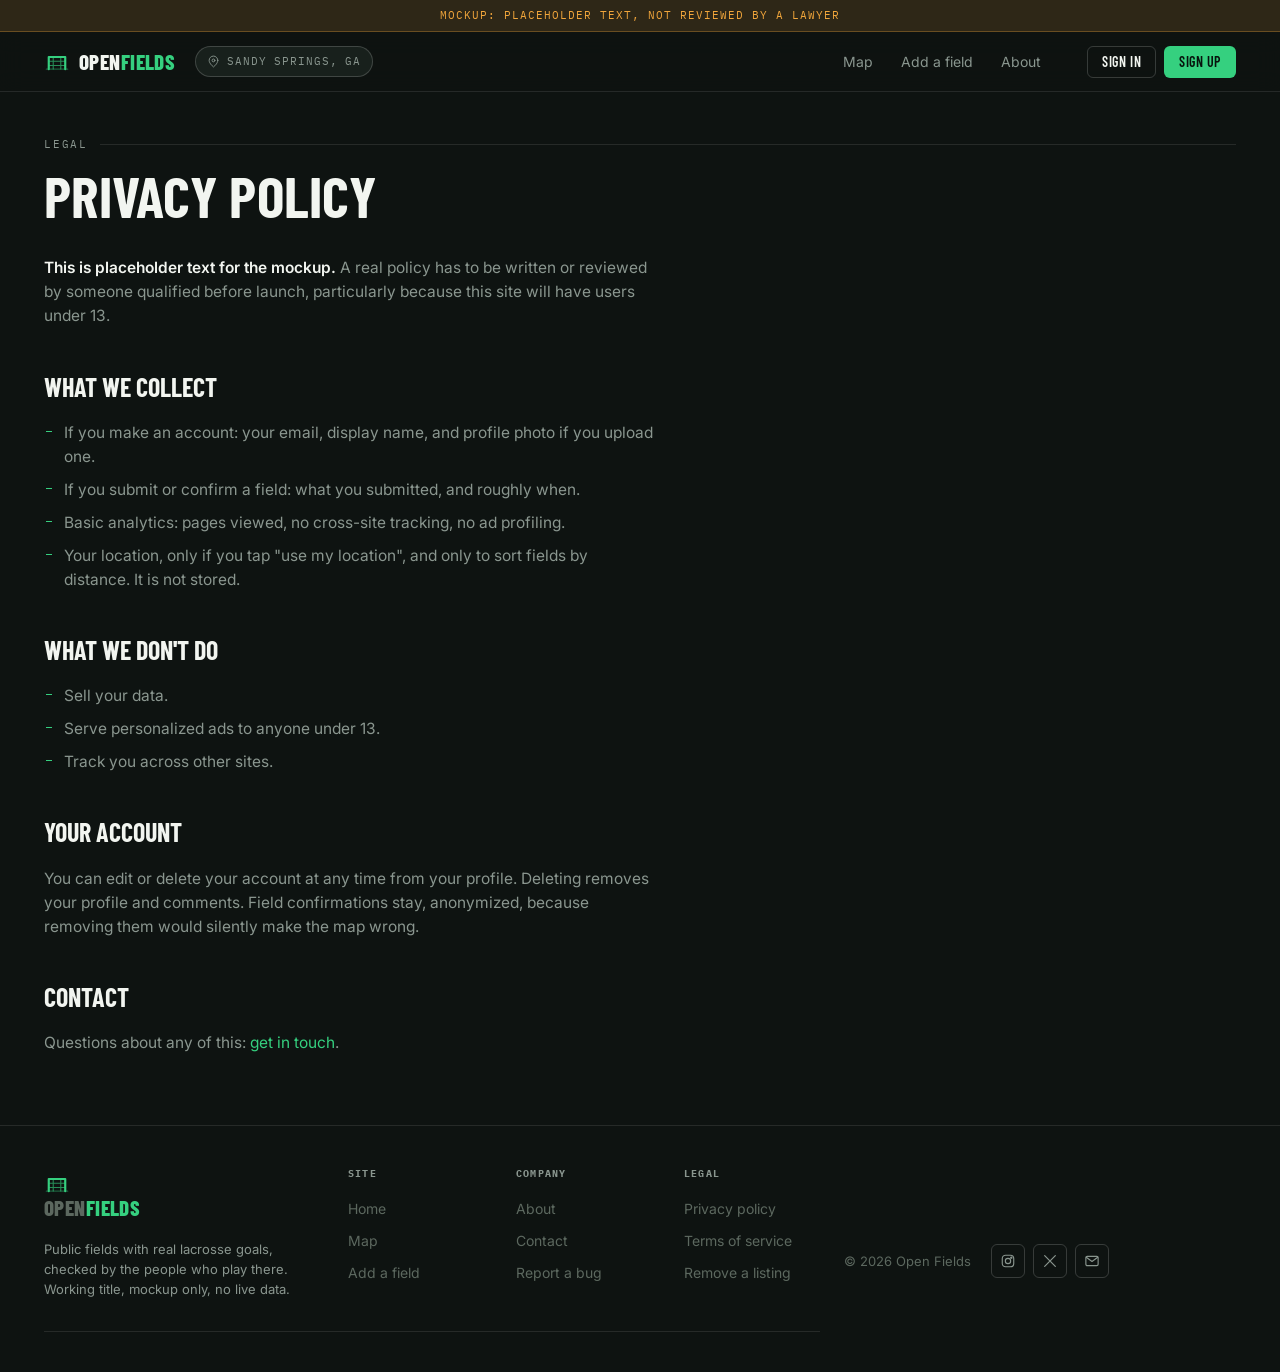
<file: mockup/privacy.html>
<!DOCTYPE html>
<html lang="en"><head>
<meta charset="utf-8">
<meta name="viewport" content="width=device-width, initial-scale=1">
<title>Privacy policy | Open Fields</title>
<meta name="description" content="What Open Fields collects and what it does not.">
<link rel="icon" href="brand/favicon.svg" type="image/svg+xml">
<meta property="og:title" content="Privacy policy | Open Fields">
<meta property="og:description" content="What Open Fields collects and what it does not.">
<meta property="og:image" content="brand/og-image.png">
<meta property="og:type" content="website">
<meta name="twitter:card" content="summary_large_image">
<link rel="preconnect" href="https://fonts.googleapis.com">
<link rel="preconnect" href="https://fonts.gstatic.com" crossorigin>
<link href="https://fonts.googleapis.com/css2?family=Barlow+Condensed:wght@600;700;800&family=IBM+Plex+Mono:wght@400;500&family=Inter:wght@400;500;600&display=swap" rel="stylesheet">
<link rel="stylesheet" href="styles.css">
</head><body>
<div class="demo-banner">Mockup: placeholder text, not reviewed by a lawyer</div>
<header class="site-header" data-header></header>
<main class="wrap" style="padding-block:44px 70px">
  <p class="eyebrow" style="margin-bottom:16px">Legal</p>
  <h1 class="display" style="font-size:clamp(34px,5.5vw,58px)">Privacy policy</h1>
  <div class="prose" style="margin-top:34px">
    <p><strong>This is placeholder text for the mockup.</strong> A real policy has to be written
    or reviewed by someone qualified before launch, particularly because this site will have
    users under 13.</p>
    <h2>What we collect</h2>
    <ul>
      <li>If you make an account: your email, display name, and profile photo if you upload one.</li>
      <li>If you submit or confirm a field: what you submitted, and roughly when.</li>
      <li>Basic analytics: pages viewed, no cross-site tracking, no ad profiling.</li>
      <li>Your location, only if you tap "use my location", and only to sort fields by distance.
      It is not stored.</li>
    </ul>
    <h2>What we don't do</h2>
    <ul>
      <li>Sell your data.</li>
      <li>Serve personalized ads to anyone under 13.</li>
      <li>Track you across other sites.</li>
    </ul>
    <h2>Your account</h2>
    <p>You can edit or delete your account at any time from your profile. Deleting removes your
    profile and comments. Field confirmations stay, anonymized, because removing them would
    silently make the map wrong.</p>
    <h2>Contact</h2>
    <p>Questions about any of this: <a href="contact.html">get in touch</a>.</p>
  </div>
</main>
<footer class="site-footer" data-footer></footer>
<script src="mock-data.js"></script><script src="app.js"></script>
<script>renderChrome('privacy');</script>
</body></html>
</file>
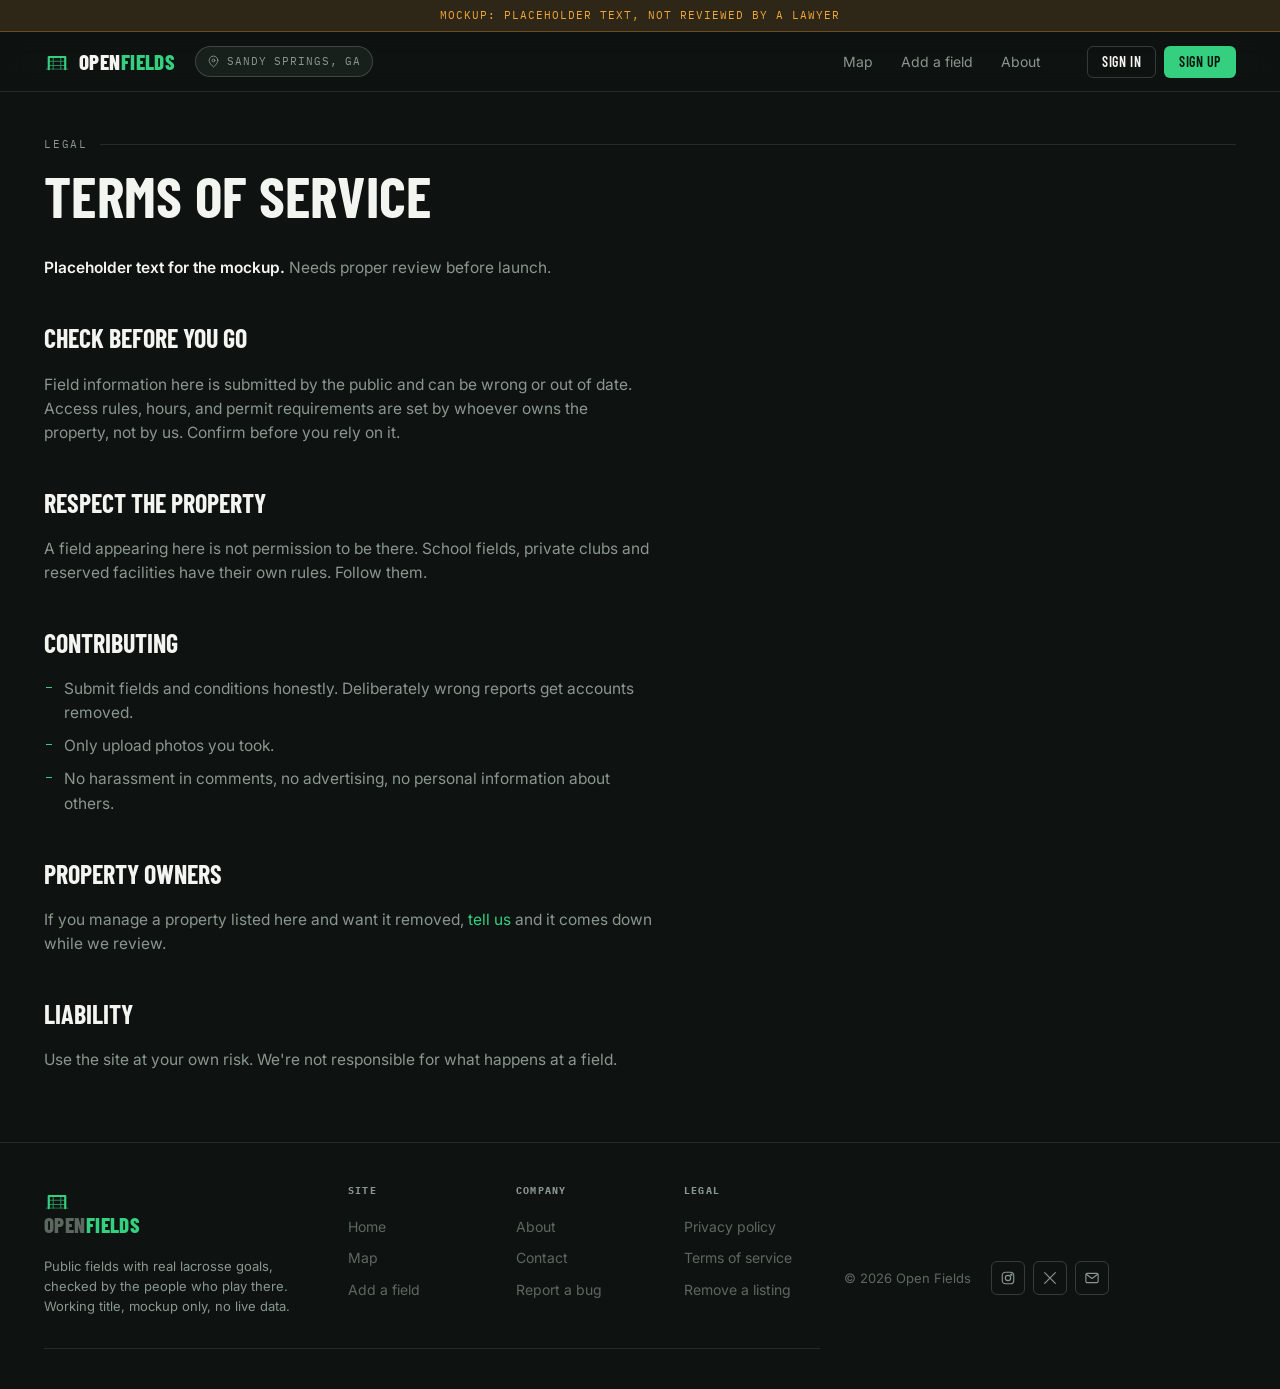
<file: mockup/terms.html>
<!DOCTYPE html>
<html lang="en"><head>
<meta charset="utf-8">
<meta name="viewport" content="width=device-width, initial-scale=1">
<title>Terms of service | Open Fields</title>
<meta name="description" content="The rules for using Open Fields.">
<link rel="icon" href="brand/favicon.svg" type="image/svg+xml">
<meta property="og:title" content="Terms of service | Open Fields">
<meta property="og:description" content="The rules for using Open Fields.">
<meta property="og:image" content="brand/og-image.png">
<meta property="og:type" content="website">
<meta name="twitter:card" content="summary_large_image">
<link rel="preconnect" href="https://fonts.googleapis.com">
<link rel="preconnect" href="https://fonts.gstatic.com" crossorigin>
<link href="https://fonts.googleapis.com/css2?family=Barlow+Condensed:wght@600;700;800&family=IBM+Plex+Mono:wght@400;500&family=Inter:wght@400;500;600&display=swap" rel="stylesheet">
<link rel="stylesheet" href="styles.css">
</head><body>
<div class="demo-banner">Mockup: placeholder text, not reviewed by a lawyer</div>
<header class="site-header" data-header></header>
<main class="wrap" style="padding-block:44px 70px">
  <p class="eyebrow" style="margin-bottom:16px">Legal</p>
  <h1 class="display" style="font-size:clamp(34px,5.5vw,58px)">Terms of service</h1>
  <div class="prose" style="margin-top:34px">
    <p><strong>Placeholder text for the mockup.</strong> Needs proper review before launch.</p>
    <h2>Check before you go</h2>
    <p>Field information here is submitted by the public and can be wrong or out of date. Access
    rules, hours, and permit requirements are set by whoever owns the property, not by us.
    Confirm before you rely on it.</p>
    <h2>Respect the property</h2>
    <p>A field appearing here is not permission to be there. School fields, private clubs and
    reserved facilities have their own rules. Follow them.</p>
    <h2>Contributing</h2>
    <ul>
      <li>Submit fields and conditions honestly. Deliberately wrong reports get accounts removed.</li>
      <li>Only upload photos you took.</li>
      <li>No harassment in comments, no advertising, no personal information about others.</li>
    </ul>
    <h2>Property owners</h2>
    <p>If you manage a property listed here and want it removed,
    <a href="contact.html#removal">tell us</a> and it comes down while we review.</p>
    <h2>Liability</h2>
    <p>Use the site at your own risk. We're not responsible for what happens at a field.</p>
  </div>
</main>
<footer class="site-footer" data-footer></footer>
<script src="mock-data.js"></script><script src="app.js"></script>
<script>renderChrome('terms');</script>
</body></html>
</file>
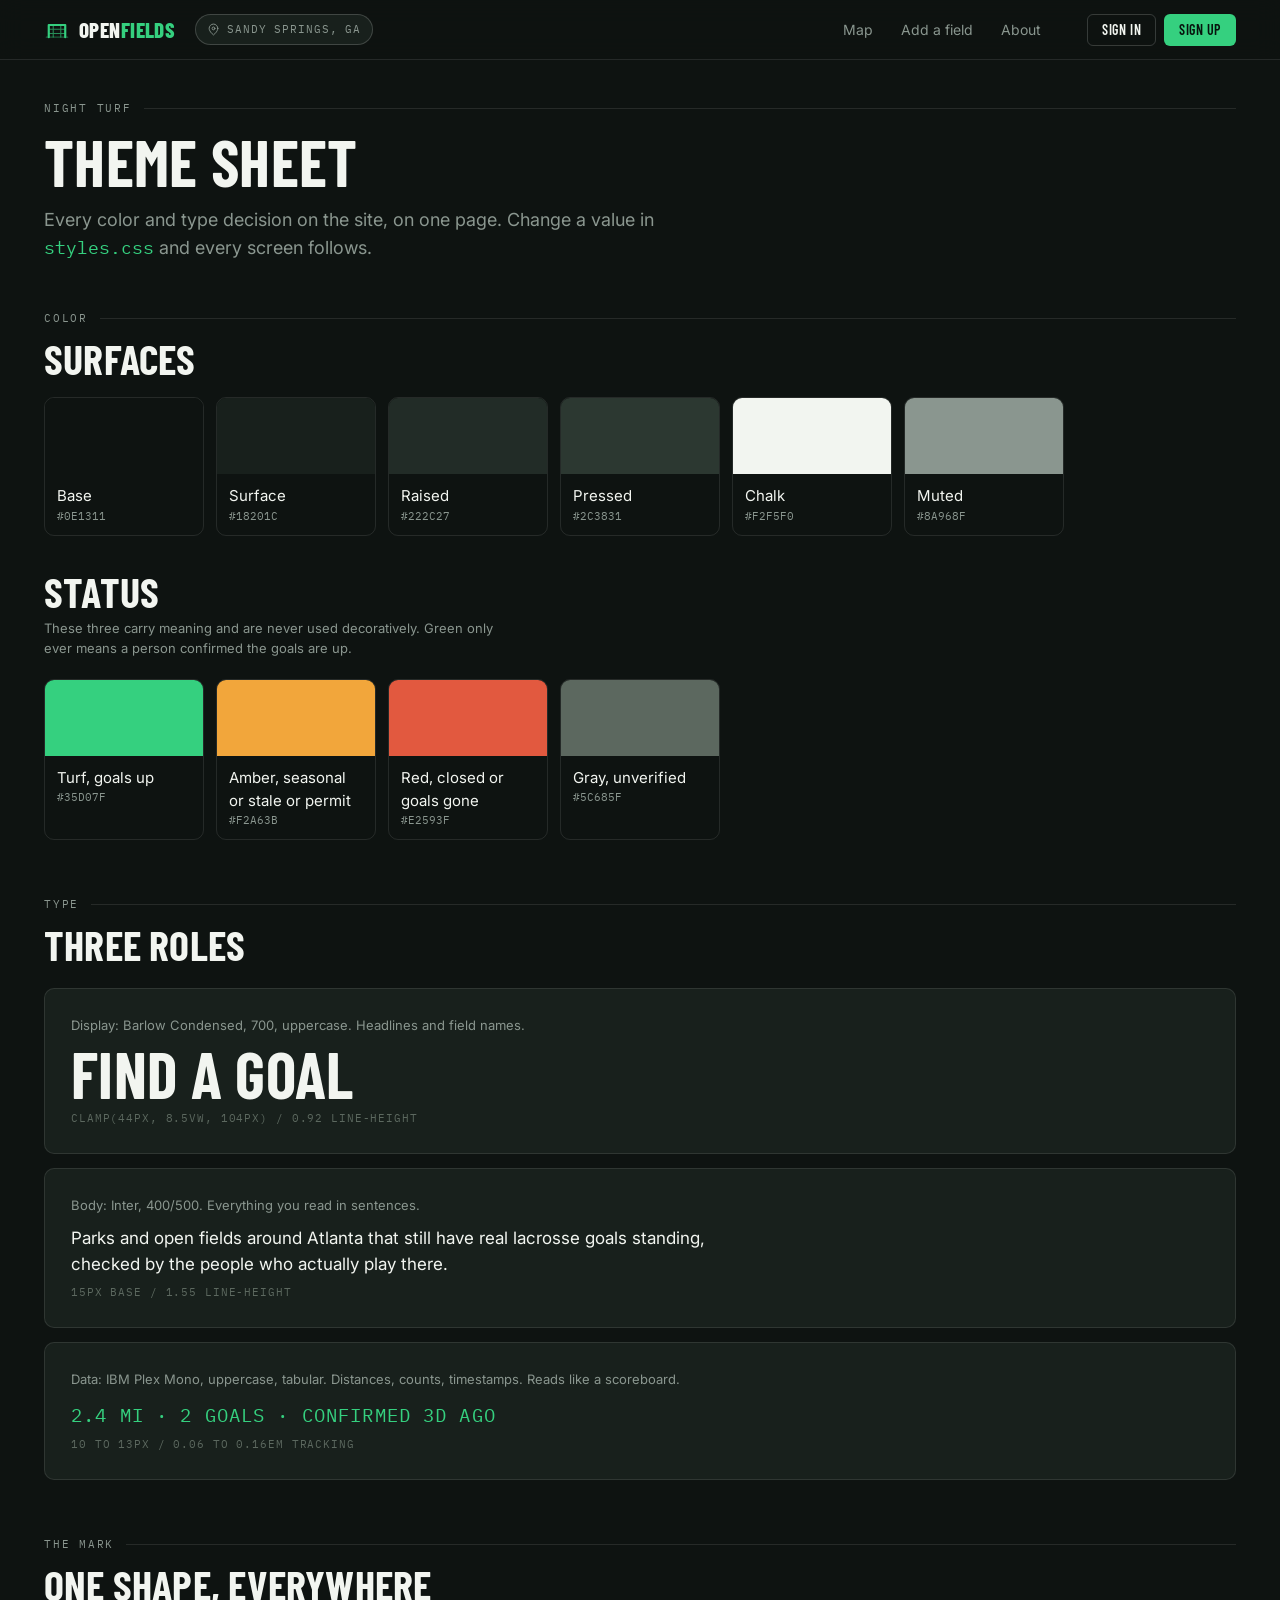
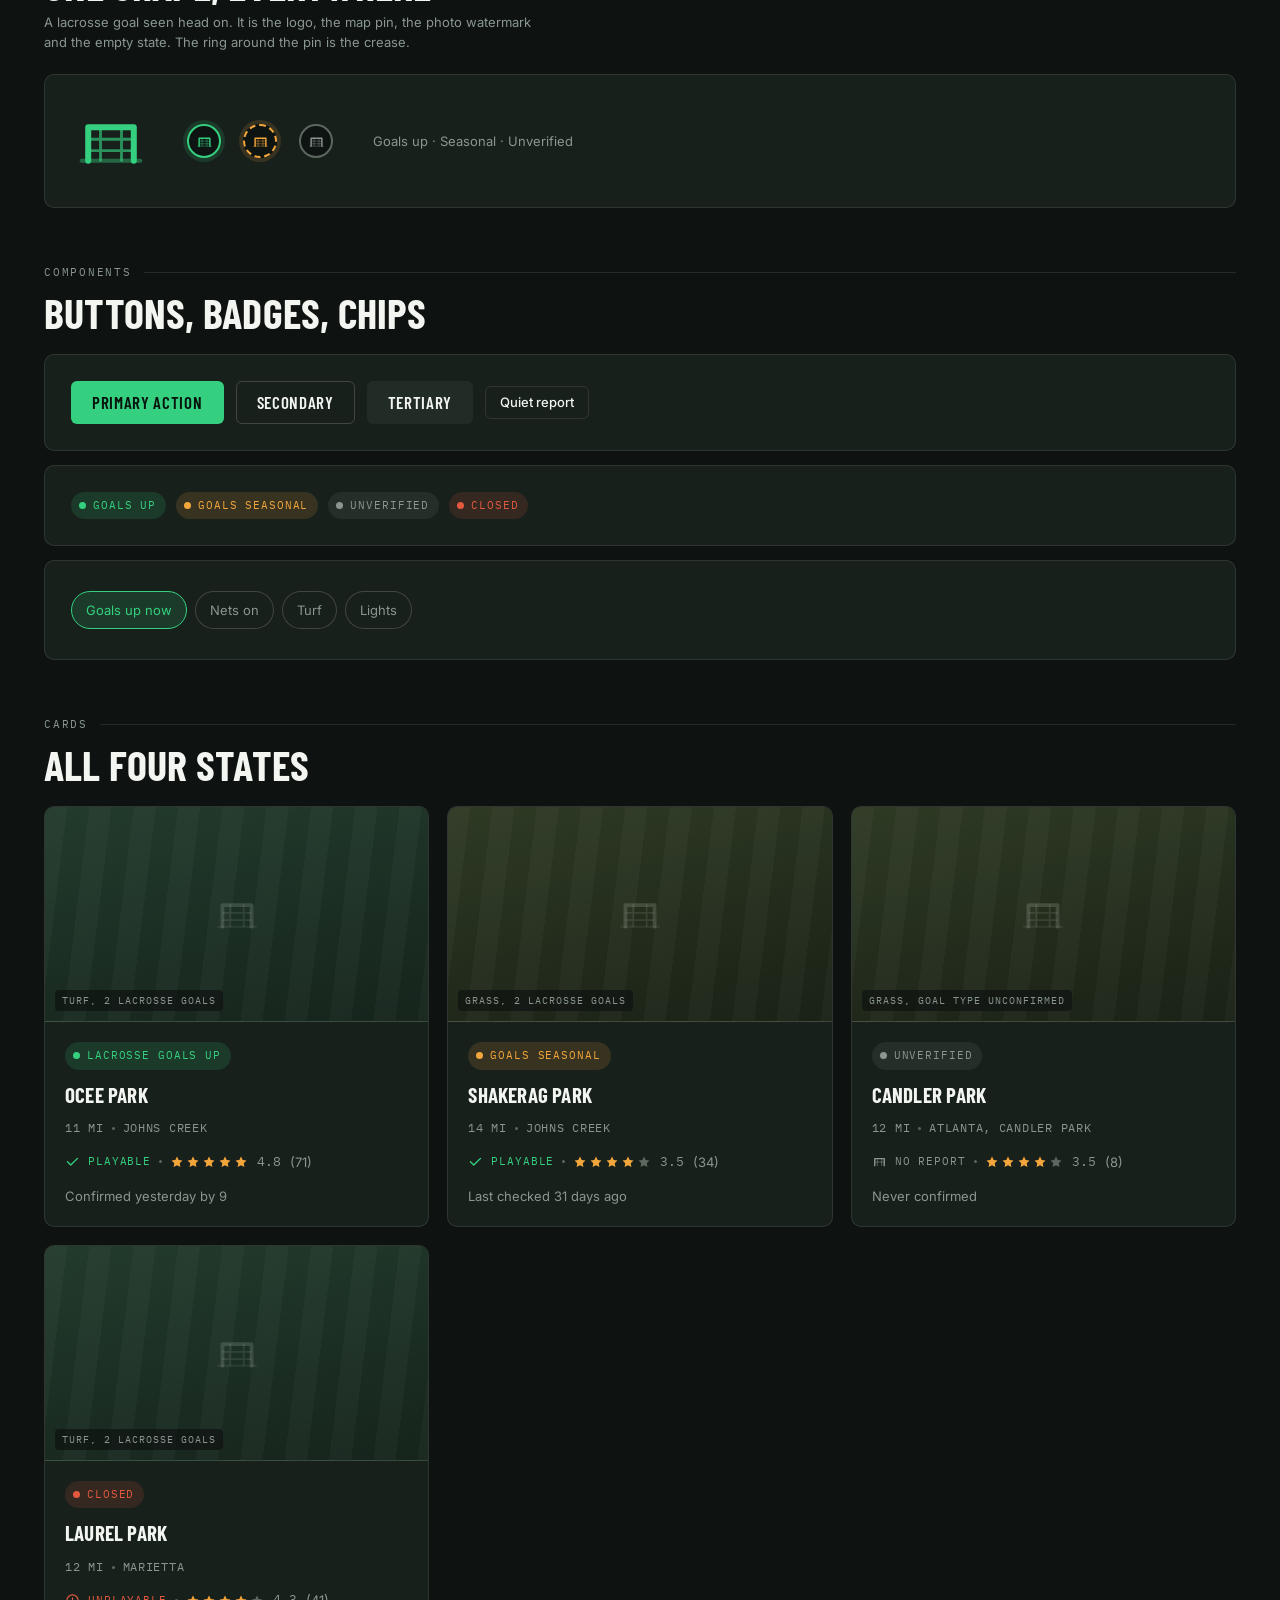
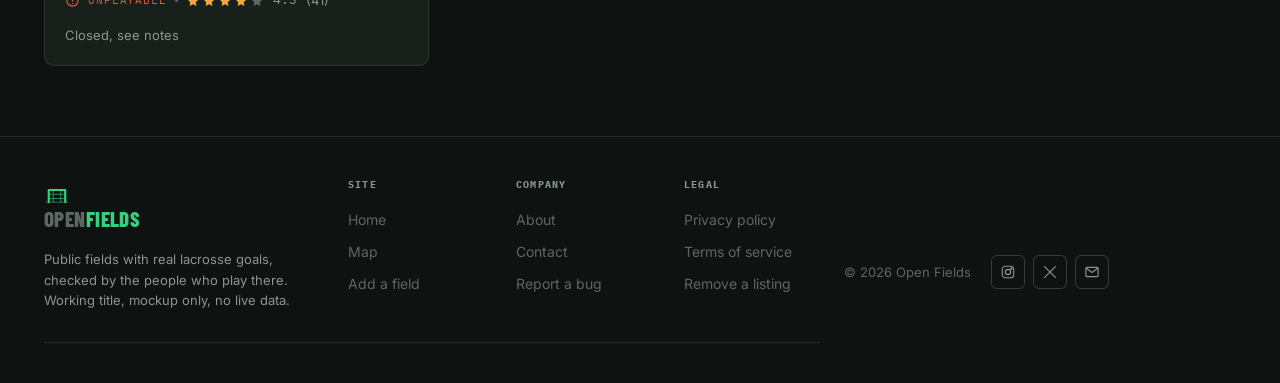
<file: mockup/theme.html>
<!DOCTYPE html>
<html lang="en">
<head>
<meta charset="utf-8">
<meta name="viewport" content="width=device-width, initial-scale=1">
<title>Theme sheet | Open Fields</title>
<meta name="description" content="The Open Fields design system on one page.">
<link rel="icon" href="brand/favicon.svg" type="image/svg+xml">
<meta property="og:title" content="Theme sheet | Open Fields">
<meta property="og:description" content="The Open Fields design system on one page.">
<meta property="og:image" content="brand/og-image.png">
<meta property="og:type" content="website">
<meta name="twitter:card" content="summary_large_image">
<link rel="preconnect" href="https://fonts.googleapis.com">
<link rel="preconnect" href="https://fonts.gstatic.com" crossorigin>
<link href="https://fonts.googleapis.com/css2?family=Barlow+Condensed:wght@600;700;800&family=IBM+Plex+Mono:wght@400;500&family=Inter:wght@400;500;600&display=swap" rel="stylesheet">
<link rel="stylesheet" href="styles.css">
</head>
<body>

<header class="site-header" data-header></header>

<main class="wrap" style="padding-block:40px 70px">
  <p class="eyebrow" style="margin-bottom:16px">Night turf</p>
  <h1 class="display" style="font-size:clamp(36px,6vw,64px)">Theme sheet</h1>
  <p class="lede" style="margin-top:14px">
    Every color and type decision on the site, on one page. Change a value in
    <code style="font-family:var(--data);color:var(--turf)">styles.css</code> and every screen follows.
  </p>

  <!-- COLOR -->
  <section style="margin-top:48px">
    <p class="eyebrow">Color</p>
    <h2 class="display" style="margin:12px 0 20px">Surfaces</h2>
    <div class="swatches">
      <div class="sw"><div class="chip-color" style="background:#0E1311"></div><div class="meta">Base<code>#0E1311</code></div></div>
      <div class="sw"><div class="chip-color" style="background:#18201C"></div><div class="meta">Surface<code>#18201C</code></div></div>
      <div class="sw"><div class="chip-color" style="background:#222C27"></div><div class="meta">Raised<code>#222C27</code></div></div>
      <div class="sw"><div class="chip-color" style="background:#2C3831"></div><div class="meta">Pressed<code>#2C3831</code></div></div>
      <div class="sw"><div class="chip-color" style="background:#F2F5F0"></div><div class="meta">Chalk<code>#F2F5F0</code></div></div>
      <div class="sw"><div class="chip-color" style="background:#8A968F"></div><div class="meta">Muted<code>#8A968F</code></div></div>
    </div>

    <h2 class="display" style="margin:36px 0 8px">Status</h2>
    <p class="small" style="margin-bottom:20px;max-width:60ch">
      These three carry meaning and are never used decoratively. Green only ever
      means a person confirmed the goals are up.
    </p>
    <div class="swatches">
      <div class="sw"><div class="chip-color" style="background:#35D07F"></div><div class="meta">Turf, goals up<code>#35D07F</code></div></div>
      <div class="sw"><div class="chip-color" style="background:#F2A63B"></div><div class="meta">Amber, seasonal or stale or permit<code>#F2A63B</code></div></div>
      <div class="sw"><div class="chip-color" style="background:#E2593F"></div><div class="meta">Red, closed or goals gone<code>#E2593F</code></div></div>
      <div class="sw"><div class="chip-color" style="background:#5C685F"></div><div class="meta">Gray, unverified<code>#5C685F</code></div></div>
    </div>
  </section>

  <!-- TYPE -->
  <section style="margin-top:56px">
    <p class="eyebrow">Type</p>
    <h2 class="display" style="margin:12px 0 24px">Three roles</h2>

    <div class="card" style="padding:26px">
      <p class="small">Display: Barlow Condensed, 700, uppercase. Headlines and field names.</p>
      <div class="display" style="font-size:64px;margin-top:10px">Find a goal</div>
      <div class="spec">clamp(44px, 8.5vw, 104px) / 0.92 line-height</div>
    </div>

    <div class="card" style="padding:26px;margin-top:14px">
      <p class="small">Body: Inter, 400/500. Everything you read in sentences.</p>
      <p style="font-size:17px;margin-top:10px;max-width:60ch">
        Parks and open fields around Atlanta that still have real lacrosse goals
        standing, checked by the people who actually play there.
      </p>
      <div class="spec">15px base / 1.55 line-height</div>
    </div>

    <div class="card" style="padding:26px;margin-top:14px">
      <p class="small">Data: IBM Plex Mono, uppercase, tabular. Distances, counts, timestamps. Reads like a scoreboard.</p>
      <div class="data" style="font-size:19px;margin-top:12px;color:var(--turf)">2.4 MI · 2 GOALS · CONFIRMED 3D AGO</div>
      <div class="spec">10 to 13px / 0.06 to 0.16em tracking</div>
    </div>
  </section>

  <!-- THE MARK -->
  <section style="margin-top:56px">
    <p class="eyebrow">The mark</p>
    <h2 class="display" style="margin:12px 0 8px">One shape, everywhere</h2>
    <p class="small" style="max-width:62ch;margin-bottom:22px">
      A lacrosse goal seen head on. It is the logo, the map pin, the photo
      watermark and the empty state. The ring around the pin is the crease.
    </p>
    <div class="card" style="padding:30px;display:flex;gap:40px;align-items:center;flex-wrap:wrap">
      <svg class="goal-glyph" style="width:72px;height:72px;color:var(--turf)"><use href="#i-goal"></use></svg>
      <div style="display:flex;gap:22px;align-items:center">
        <div class="marker is-up"><div class="crease"><svg class="goal-glyph"><use href="#i-goal"></use></svg></div></div>
        <div class="marker is-seasonal"><div class="crease"><svg class="goal-glyph"><use href="#i-goal"></use></svg></div></div>
        <div class="marker"><div class="crease"><svg class="goal-glyph"><use href="#i-goal"></use></svg></div></div>
      </div>
      <div class="small">Goals up · Seasonal · Unverified</div>
    </div>
  </section>

  <!-- COMPONENTS -->
  <section style="margin-top:56px">
    <p class="eyebrow">Components</p>
    <h2 class="display" style="margin:12px 0 22px">Buttons, badges, chips</h2>

    <div class="card" style="padding:26px;display:flex;gap:12px;flex-wrap:wrap;align-items:center">
      <button class="btn btn-primary">Primary action</button>
      <button class="btn btn-outline">Secondary</button>
      <button class="btn">Tertiary</button>
      <button class="btn btn-quiet">Quiet report</button>
    </div>

    <div class="card" style="padding:26px;margin-top:14px;display:flex;gap:10px;flex-wrap:wrap">
      <span class="badge is-up">Goals up</span>
      <span class="badge is-seasonal">Goals seasonal</span>
      <span class="badge is-unverified">Unverified</span>
      <span class="badge is-closed">Closed</span>
    </div>

    <div class="card" style="padding:18px 26px;margin-top:14px">
      <div class="chipbar">
        <button class="chip" aria-pressed="true">Goals up now</button>
        <button class="chip" aria-pressed="false">Nets on</button>
        <button class="chip" aria-pressed="false">Turf</button>
        <button class="chip" aria-pressed="false">Lights</button>
      </div>
    </div>
  </section>

  <!-- CARD STATES -->
  <section style="margin-top:56px">
    <p class="eyebrow">Cards</p>
    <h2 class="display" style="margin:12px 0 22px">All four states</h2>
    <div class="grid-3" id="cards"></div>
  </section>
</main>

<footer class="site-footer" data-footer></footer>

<script src="mock-data.js"></script>
<script src="app.js"></script>
<script>
renderChrome('theme');
const one = s => FIELDS.find(f => f.status === s);
document.getElementById('cards').innerHTML =
  ['up', 'seasonal', 'unverified', 'closed'].map(s => featuredCard(one(s))).join('');
</script>
</body>
</html>
</file>
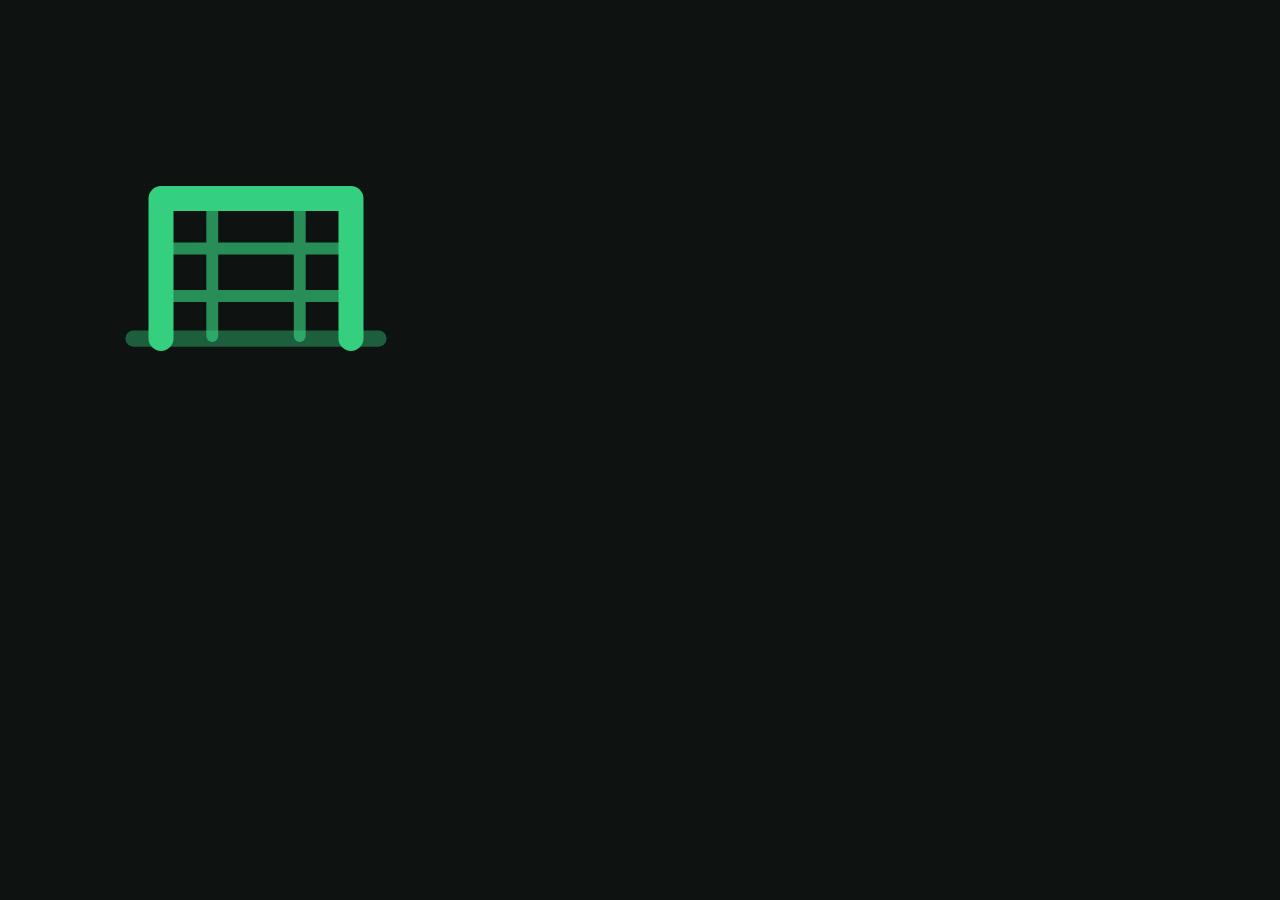
<file: mockup/brand/icon.html>
<!DOCTYPE html><html><head><meta charset="utf-8"><style>
  *{margin:0;padding:0}
  body{width:512px;height:512px;overflow:hidden;background:#0E1311;
       display:grid;place-items:center}
  svg{width:300px;height:300px;color:#35D07F}
</style></head><body>
<svg viewBox="0 0 24 24" fill="none" stroke="currentColor" stroke-linecap="round" stroke-linejoin="round">
  <path d="M8.5 7.4v11M15.5 7.4v11M4.8 11.4h14.4M4.8 15.2h14.4" stroke-width=".95" opacity=".65"/>
      <path d="M4.4 18.6V7.4h15.2v11.2" stroke-width="2"/>
      <path d="M2.2 18.6h19.6" stroke-width="1.3" opacity=".4"/>
</svg>
</body></html>
</file>
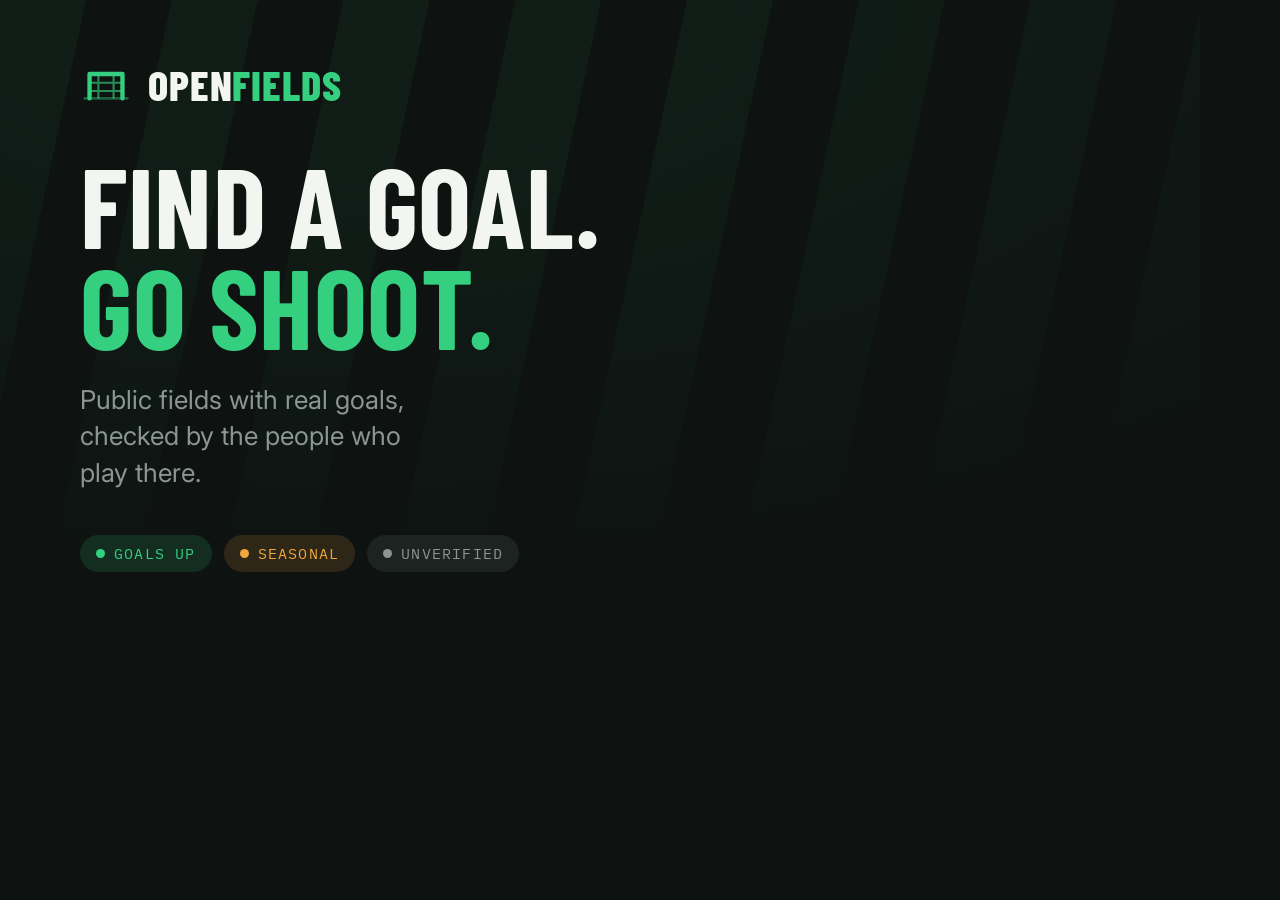
<file: mockup/brand/og.html>
<!DOCTYPE html><html lang="en"><head><meta charset="utf-8">
<link href="https://fonts.googleapis.com/css2?family=Barlow+Condensed:wght@700;800&family=IBM+Plex+Mono:wght@500&family=Inter:wght@400;500&display=swap" rel="stylesheet">
<style>
  *{margin:0;padding:0;box-sizing:border-box}
  body{width:1200px;height:630px;overflow:hidden;background:#0E1311;color:#F2F5F0;
       font-family:Inter,sans-serif;position:relative;display:flex;flex-direction:column;
       justify-content:center;padding:72px 80px}
  .mow{position:absolute;inset:0;background:repeating-linear-gradient(102deg,
       rgba(53,208,127,.055) 0 84px, transparent 84px 168px)}
  .mow::after{content:"";position:absolute;inset:0;
       background:radial-gradient(120% 100% at 30% 0%, transparent 25%, #0E1311 90%)}
  .in{position:relative;z-index:1}
  .brand{display:flex;align-items:center;gap:16px;margin-bottom:44px}
  .brand svg{width:52px;height:52px;color:#35D07F}
  .name{font-family:"Barlow Condensed",sans-serif;font-weight:800;font-size:42px;
        text-transform:uppercase;letter-spacing:.02em;line-height:1}
  .name em{font-style:normal;color:#35D07F}
  h1{font-family:"Barlow Condensed",sans-serif;font-weight:700;font-size:112px;
     text-transform:uppercase;line-height:.9;letter-spacing:.005em}
  h1 em{font-style:normal;color:#35D07F}
  p{color:#8A968F;font-size:26px;margin-top:26px;max-width:22ch;line-height:1.4}
  .row{display:flex;gap:12px;margin-top:44px}
  .badge{display:inline-flex;align-items:center;gap:9px;padding:9px 16px;border-radius:100px;
         font-family:"IBM Plex Mono",monospace;font-size:15px;letter-spacing:.08em;
         text-transform:uppercase}
  .badge::before{content:"";width:9px;height:9px;border-radius:50%;background:currentColor}
  .up{color:#35D07F;background:rgba(53,208,127,.14)}
  .sea{color:#F2A63B;background:rgba(242,166,59,.14)}
  .unv{color:#8A968F;background:rgba(138,150,143,.12)}
</style></head><body>
<div class="mow"></div>
<div class="in">
  <div class="brand">
    <svg viewBox="0 0 24 24" fill="none" stroke="currentColor" stroke-linecap="round" stroke-linejoin="round">
      <path d="M8.5 7.4v11M15.5 7.4v11M4.8 11.4h14.4M4.8 15.2h14.4" stroke-width=".95" opacity=".65"/>
      <path d="M4.4 18.6V7.4h15.2v11.2" stroke-width="2"/>
      <path d="M2.2 18.6h19.6" stroke-width="1.3" opacity=".4"/>
    </svg>
    <div class="name">Open<em>Fields</em></div>
  </div>
  <h1>Find a goal.<br><em>Go shoot.</em></h1>
  <p>Public fields with real goals, checked by the people who play there.</p>
  <div class="row">
    <span class="badge up">Goals up</span>
    <span class="badge sea">Seasonal</span>
    <span class="badge unv">Unverified</span>
  </div>
</div>
</body></html>
</file>
<file: mockup/styles.css>
/* ============================================================
   OPEN FIELDS. Night turf theme.
   One file. Tokens at top; change those first.
   ============================================================ */

/* ---------- tokens ---------- */
:root {
  /* surface */
  --bg:        #0E1311;   /* page base, near-black green */
  --surface:   #18201C;   /* cards, panels */
  --surface-2: #222C27;   /* raised / hover */
  --surface-3: #2C3831;   /* input wells, pressed */

  /* ink */
  --chalk:     #F2F5F0;   /* primary text */
  --muted:     #8A968F;   /* secondary text */
  --faint:     #5C685F;   /* tertiary, disabled */

  /* status. These three carry meaning, never decorate with them */
  --turf:      #35D07F;   /* goals confirmed up / primary action */
  --warn:      #F2A63B;   /* seasonal, permit required, stale */
  --danger:    #E2593F;   /* closed, locked, goals gone */

  --turf-dim:  rgba(53, 208, 127, 0.14);
  --warn-dim:  rgba(242, 166, 59, 0.14);
  --danger-dim:rgba(226, 89, 63, 0.14);

  /* field markings */
  --line:      rgba(242, 245, 240, 0.10);
  --line-2:    rgba(242, 245, 240, 0.18);

  /* type */
  --display: "Barlow Condensed", "Oswald", "Haettenschweiler", "Arial Narrow", sans-serif;
  --body:    "Inter", -apple-system, BlinkMacSystemFont, "Segoe UI", Roboto, sans-serif;
  --data:    "IBM Plex Mono", ui-monospace, "SF Mono", Menlo, monospace;

  /* metrics */
  --r:    10px;   /* card radius */
  --r-sm: 6px;
  --pad:  20px;
  --max:  1240px;
  --header-h: 60px;
}

/* ---------- reset ---------- */
*, *::before, *::after { box-sizing: border-box; }
html { -webkit-text-size-adjust: 100%; }
body, h1, h2, h3, h4, p, figure, ul, ol, dl, dd { margin: 0; }
ul, ol { padding: 0; list-style: none; }
img, svg { display: block; max-width: 100%; }
button, input, select, textarea { font: inherit; color: inherit; }
a { color: inherit; text-decoration: none; }

body {
  background: var(--bg);
  color: var(--chalk);
  font-family: var(--body);
  font-size: 15px;
  line-height: 1.55;
  -webkit-font-smoothing: antialiased;
  overflow-wrap: break-word;
}

:focus-visible {
  outline: 2px solid var(--turf);
  outline-offset: 2px;
  border-radius: 3px;
}

/* ---------- type ---------- */
.display {
  font-family: var(--display);
  font-weight: 700;
  text-transform: uppercase;
  letter-spacing: 0.005em;
  line-height: 0.92;
}
h1.display { font-size: clamp(44px, 8.5vw, 104px); }
h2.display { font-size: clamp(28px, 4vw, 42px); }
h3.display { font-size: clamp(20px, 2.4vw, 26px); }

/* the eyebrow doubles as a field-marking hairline */
.eyebrow {
  font-family: var(--data);
  font-size: 11px;
  letter-spacing: 0.16em;
  text-transform: uppercase;
  color: var(--muted);
  display: flex;
  align-items: center;
  gap: 12px;
}
.eyebrow::after {
  content: "";
  flex: 1;
  height: 1px;
  background: var(--line);
}

/* scoreboard numerals for distances, counts, ages */
.data {
  font-family: var(--data);
  font-size: 12px;
  letter-spacing: 0.06em;
  font-variant-numeric: tabular-nums;
  text-transform: uppercase;
}

.lede { color: var(--muted); font-size: clamp(15px, 1.5vw, 18px); max-width: 56ch; }
.small { font-size: 13px; color: var(--muted); }

/* ---------- layout ---------- */
.wrap { width: 100%; max-width: var(--max); margin-inline: auto; padding-inline: 24px; }
.section { padding-block: clamp(48px, 7vw, 84px); }
.section + .section { border-top: 1px solid var(--line); }
.stack > * + * { margin-top: 14px; }

/* ---------- mow stripes ----------
   A mown field, not a gradient. Used once, in the hero. */
.mow {
  position: absolute;
  inset: 0;
  background: repeating-linear-gradient(
    102deg,
    rgba(53, 208, 127, 0.045) 0px,
    rgba(53, 208, 127, 0.045) 62px,
    transparent 62px,
    transparent 124px
  );
  pointer-events: none;
}
.mow::after {
  content: "";
  position: absolute;
  inset: 0;
  background: radial-gradient(120% 90% at 50% 0%, transparent 30%, var(--bg) 88%);
}

/* ---------- header ---------- */
.site-header {
  position: sticky;
  top: 0;
  z-index: 40;
  height: var(--header-h);
  display: flex;
  align-items: center;
  background: rgba(14, 19, 17, 0.86);
  backdrop-filter: blur(12px);
  border-bottom: 1px solid var(--line);
}
.site-header .wrap { display: flex; align-items: center; gap: 20px; }

.brand { display: flex; align-items: center; gap: 9px; flex: none; }
.brand .goal-glyph { width: 26px; height: 26px; color: var(--turf); }
.brand-name {
  font-family: var(--display);
  font-weight: 800;
  text-transform: uppercase;
  font-size: 21px;
  letter-spacing: 0.02em;
  line-height: 1;
}
.brand-name em { font-style: normal; color: var(--turf); }

.nav { display: flex; align-items: center; gap: 4px; margin-left: auto; }
.nav a {
  padding: 7px 12px;
  border-radius: var(--r-sm);
  font-size: 14px;
  color: var(--muted);
  transition: color .15s, background .15s;
}
.nav a:hover { color: var(--chalk); background: var(--surface-2); }
.nav a[aria-current="page"] { color: var(--chalk); }

.place-chip {
  display: inline-flex;
  align-items: center;
  gap: 7px;
  padding: 6px 11px;
  border: 1px solid var(--line-2);
  border-radius: 100px;
  font-family: var(--data);
  font-size: 11px;
  letter-spacing: 0.08em;
  text-transform: uppercase;
  color: var(--muted);
  background: var(--surface);
}
.place-chip:hover { color: var(--chalk); border-color: var(--faint); }
.place-chip svg { width: 13px; height: 13px; flex: none; }

/* ---------- buttons ---------- */
.btn {
  display: inline-flex;
  align-items: center;
  justify-content: center;
  gap: 9px;
  padding: 12px 20px;
  border: 1px solid transparent;
  border-radius: var(--r-sm);
  background: var(--surface-2);
  color: var(--chalk);
  font-family: var(--display);
  font-size: 17px;
  font-weight: 600;
  text-transform: uppercase;
  letter-spacing: 0.04em;
  line-height: 1;
  cursor: pointer;
  transition: background .15s, border-color .15s, transform .08s;
}
.btn:hover { background: var(--surface-3); }
.btn:active { transform: translateY(1px); }
.btn svg { width: 17px; height: 17px; flex: none; }

.btn-primary { background: var(--turf); color: #07130D; }
.btn-primary:hover { background: #4BDC90; }

.btn-outline { background: transparent; border-color: var(--line-2); }
.btn-outline:hover { background: var(--surface-2); border-color: var(--faint); }

.btn-lg { padding: 15px 26px; font-size: 19px; }
.btn-block { width: 100%; }

/* subtle text button, used for "report" affordances */
.btn-quiet {
  background: none;
  border: 1px solid var(--line);
  padding: 9px 14px;
  font-family: var(--body);
  font-size: 13px;
  font-weight: 500;
  text-transform: none;
  letter-spacing: 0;
}
.btn-quiet:hover { background: var(--surface-2); }

/* ---------- status system ----------
   Three states, used identically on pins, dots, badges, rings. */
.badge {
  display: inline-flex;
  align-items: center;
  gap: 7px;
  padding: 5px 10px 5px 8px;
  border-radius: 100px;
  font-family: var(--data);
  font-size: 11px;
  letter-spacing: 0.08em;
  text-transform: uppercase;
  white-space: nowrap;
}
.badge::before {
  content: "";
  width: 7px;
  height: 7px;
  border-radius: 50%;
  background: currentColor;
  flex: none;
}
.badge.is-up        { color: var(--turf);   background: var(--turf-dim); }
.badge.is-seasonal  { color: var(--warn);   background: var(--warn-dim); }
.badge.is-unverified{ color: var(--muted);  background: rgba(138,150,143,.12); }
.badge.is-closed    { color: var(--danger); background: var(--danger-dim); }

/* live dot for the "goals up" state only */
.badge.is-up::before { animation: pulse 2.6s ease-in-out infinite; }
@keyframes pulse {
  0%, 100% { box-shadow: 0 0 0 0 rgba(53,208,127,.45); }
  50%      { box-shadow: 0 0 0 5px rgba(53,208,127,0); }
}

/* ---------- cards ---------- */
.card {
  background: var(--surface);
  border: 1px solid var(--line);
  border-radius: var(--r);
  overflow: hidden;
  transition: border-color .15s, background .15s;
}
a.card:hover, .card.is-active { border-color: var(--faint); background: var(--surface-2); }

.card-body { padding: var(--pad); }

/* the field thumbnail is a drawn field, not a stock photo */
.field-thumb {
  position: relative;
  aspect-ratio: 16 / 9;
  background:
    repeating-linear-gradient(97deg,
      rgba(255,255,255,.028) 0 22px, transparent 22px 44px),
    linear-gradient(168deg, #223B2C 0%, #16241C 100%);
  display: grid;
  place-items: center;
  border-bottom: 1px solid var(--line);
}
.field-thumb.is-grass { background:
    repeating-linear-gradient(97deg, rgba(255,255,255,.028) 0 22px, transparent 22px 44px),
    linear-gradient(168deg, #2E3A24 0%, #1A2116 100%); }
.field-thumb .goal-glyph { width: 46px; height: 46px; color: rgba(242,245,240,.15); }
.field-thumb .thumb-tag {
  position: absolute;
  left: 10px;
  bottom: 10px;
  font-family: var(--data);
  font-size: 10px;
  letter-spacing: 0.1em;
  text-transform: uppercase;
  color: var(--muted);
  background: rgba(14,19,17,.72);
  padding: 3px 7px;
  border-radius: 4px;
}

.field-title {
  font-family: var(--display);
  font-weight: 700;
  text-transform: uppercase;
  font-size: 21px;
  line-height: 1.02;
  letter-spacing: 0.01em;
}
.field-meta {
  display: flex;
  align-items: center;
  gap: 8px;
  flex-wrap: wrap;
  color: var(--muted);
}
.field-meta .dot { width: 3px; height: 3px; border-radius: 50%; background: var(--faint); }

.attr-row { display: flex; flex-wrap: wrap; gap: 6px; }
.attr {
  font-family: var(--data);
  font-size: 10px;
  letter-spacing: 0.08em;
  text-transform: uppercase;
  color: var(--muted);
  border: 1px solid var(--line);
  border-radius: 4px;
  padding: 3px 7px;
}

/* ---------- filter chips ---------- */
.chipbar {
  display: flex;
  gap: 8px;
  overflow-x: auto;
  padding: 12px 0;
  scrollbar-width: none;
}
.chipbar::-webkit-scrollbar { display: none; }
.chip {
  flex: none;
  padding: 8px 14px;
  border-radius: 100px;
  border: 1px solid var(--line-2);
  background: var(--surface);
  color: var(--muted);
  font-size: 13px;
  cursor: pointer;
  white-space: nowrap;
  transition: all .15s;
}
.chip:hover { color: var(--chalk); border-color: var(--faint); }
.chip[aria-pressed="true"] {
  background: var(--turf-dim);
  border-color: var(--turf);
  color: var(--turf);
}

/* ---------- ad slots ----------
   Placeholders, deliberately styled so we can judge how ads sit
   in the layout before any network is wired up. */
.ad {
  border: 1px dashed var(--line-2);
  border-radius: var(--r);
  background: var(--surface);
  display: grid;
  place-items: center;
  text-align: center;
  padding: 22px;
  color: var(--faint);
}
.ad .data { color: var(--faint); }
.ad-leader { min-height: 108px; }
.ad-rect { min-height: 220px; }

/* ---------- hero (landing) ---------- */
.hero {
  position: relative;
  overflow: hidden;
  border-bottom: 1px solid var(--line);
  padding-block: clamp(56px, 10vw, 116px) clamp(40px, 6vw, 72px);
}
.hero .wrap { position: relative; z-index: 1; }
.hero h1 { max-width: 12ch; }
.hero h1 em { font-style: normal; color: var(--turf); }

.searchbar {
  display: flex;
  gap: 10px;
  margin-top: 28px;
  max-width: 620px;
  flex-wrap: wrap;
}
.field-input {
  flex: 1 1 260px;
  display: flex;
  align-items: center;
  gap: 10px;
  background: var(--surface);
  border: 1px solid var(--line-2);
  border-radius: var(--r-sm);
  padding: 0 14px;
}
.field-input:focus-within { border-color: var(--turf); }
.field-input svg { width: 17px; height: 17px; color: var(--muted); flex: none; }
.field-input input {
  flex: 1;
  background: none;
  border: 0;
  padding: 14px 0;
  outline: none;
  font-size: 16px;   /* 16px min, or iOS Safari zooms on focus */
}
.field-input input::placeholder { color: var(--faint); }

/* scoreboard strip under the hero */
.scoreboard {
  display: flex;
  flex-wrap: wrap;
  gap: 0;
  margin-top: 34px;
  border: 1px solid var(--line);
  border-radius: var(--r);
  background: var(--surface);
  overflow: hidden;
}
.score {
  flex: 1 1 150px;
  padding: 16px 20px;
  border-right: 1px solid var(--line);
}
.score:last-child { border-right: 0; }
.score b {
  display: block;
  font-family: var(--display);
  font-size: 34px;
  font-weight: 700;
  line-height: 1;
  font-variant-numeric: tabular-nums;
}
.score.is-up b { color: var(--turf); }
.score span {
  font-family: var(--data);
  font-size: 10px;
  letter-spacing: 0.12em;
  text-transform: uppercase;
  color: var(--muted);
  display: block;
  margin-top: 7px;
}

/* ---------- grids ---------- */
.grid-3 { display: grid; grid-template-columns: repeat(3, 1fr); gap: 18px; }
.grid-2 { display: grid; grid-template-columns: repeat(2, 1fr); gap: 18px; }

/* how it works */
.step { padding-top: 16px; border-top: 1px solid var(--line-2); }
.step .goal-glyph { width: 22px; height: 22px; color: var(--turf); margin-bottom: 12px; }
.step h3 { font-family: var(--display); text-transform: uppercase; font-size: 19px; font-weight: 700; }
.step p { color: var(--muted); font-size: 14px; margin-top: 6px; }

/* ============================================================
   MAP PAGE
   ============================================================ */
.map-page { height: 100dvh; display: flex; flex-direction: column; overflow: hidden; }
.map-toolbar {
  border-bottom: 1px solid var(--line);
  background: var(--bg);
  flex: none;
}
.map-toolbar .wrap { max-width: none; }

.split {
  flex: 1;
  display: grid;
  grid-template-columns: minmax(340px, 35%) 1fr;
  min-height: 0;
}

.results {
  border-right: 1px solid var(--line);
  overflow-y: auto;
  min-height: 0;
  padding: 16px;
  display: flex;
  flex-direction: column;
  gap: 12px;
}
.results-head {
  display: flex;
  align-items: baseline;
  justify-content: space-between;
  gap: 12px;
  padding-bottom: 4px;
}

/* compact list card */
.result {
  display: grid;
  grid-template-columns: 74px 1fr;
  gap: 14px;
  padding: 12px;
  cursor: pointer;
  align-items: start;
}
.result .field-thumb {
  aspect-ratio: 1;
  border-radius: var(--r-sm);
  border: 1px solid var(--line);
}
.result .field-thumb .goal-glyph { width: 26px; height: 26px; }
.result .field-title { font-size: 18px; }
.result-top { display: flex; justify-content: space-between; gap: 10px; align-items: start; }
.result .dist { color: var(--turf); flex: none; }

.map-canvas { position: relative; min-height: 0; background: #0A0F0D; }
#map, #minimap { position: absolute; inset: 0; }
#minimap { position: relative; height: 260px; border-radius: var(--r); overflow: hidden; border: 1px solid var(--line-2); }

.map-fallback {
  position: absolute;
  inset: 0;
  display: grid;
  place-items: center;
  text-align: center;
  padding: 30px;
  color: var(--faint);
  background:
    repeating-linear-gradient(0deg, var(--line) 0 1px, transparent 1px 48px),
    repeating-linear-gradient(90deg, var(--line) 0 1px, transparent 1px 48px),
    var(--bg);
}

/* map marker: a goal inside its crease */
.marker { cursor: pointer; }
.marker .crease {
  width: 34px;
  height: 34px;
  border-radius: 50%;
  display: grid;
  place-items: center;
  background: rgba(14,19,17,.9);
  border: 2px solid var(--faint);
  transition: transform .14s ease, box-shadow .14s;
}
.marker .goal-glyph { width: 17px; height: 17px; color: var(--muted); }
.marker.is-up .crease { border-color: var(--turf); box-shadow: 0 0 0 4px var(--turf-dim); }
.marker.is-up .goal-glyph { color: var(--turf); }
.marker.is-seasonal .crease { border-color: var(--warn); box-shadow: 0 0 0 4px var(--warn-dim); }
.marker.is-seasonal .goal-glyph { color: var(--warn); }
.marker:hover .crease, .marker.is-active .crease { transform: scale(1.22); }
.marker.is-active .crease { box-shadow: 0 0 0 7px var(--turf-dim); }

.maplibregl-popup-content {
  background: var(--surface) !important;
  border: 1px solid var(--line-2);
  border-radius: var(--r) !important;
  padding: 14px !important;
  color: var(--chalk);
  font-family: var(--body);
  min-width: 210px;
}
.maplibregl-popup-tip { border-top-color: var(--surface) !important; }
.maplibregl-popup-close-button { color: var(--muted) !important; font-size: 18px; padding-right: 6px; }
.maplibregl-ctrl-attrib { font-size: 10px; }
.maplibregl-ctrl-attrib.maplibregl-compact { background: rgba(14,19,17,.8) !important; }
.maplibregl-ctrl-attrib a { color: var(--muted) !important; }

/* mobile bottom sheet */
.sheet-handle { display: none; }

/* ============================================================
   FIELD DETAIL
   ============================================================ */
.statusbar {
  border: 1px solid var(--turf);
  background: var(--turf-dim);
  border-radius: var(--r);
  padding: 16px 20px;
  display: flex;
  align-items: center;
  gap: 16px;
  flex-wrap: wrap;
}
.statusbar .st-main {
  font-family: var(--display);
  font-size: 26px;
  font-weight: 700;
  text-transform: uppercase;
  color: var(--turf);
  line-height: 1;
}
.statusbar .st-sub { color: var(--muted); font-size: 13px; margin-top: 4px; }
.statusbar .st-right { margin-left: auto; display: flex; gap: 8px; flex-wrap: wrap; }

.photostrip { display: grid; grid-template-columns: 2fr 1fr 1fr; gap: 8px; }
.photostrip .field-thumb { border-radius: var(--r); border: 1px solid var(--line); }
.photostrip .field-thumb:first-child { grid-row: span 2; aspect-ratio: auto; }

.attrs {
  display: grid;
  grid-template-columns: repeat(auto-fill, minmax(150px, 1fr));
  gap: 1px;
  background: var(--line);
  border: 1px solid var(--line);
  border-radius: var(--r);
  overflow: hidden;
}
.attrs div { background: var(--surface); padding: 14px 16px; }
.attrs dt {
  font-family: var(--data);
  font-size: 10px;
  letter-spacing: 0.11em;
  text-transform: uppercase;
  color: var(--muted);
}
.attrs dd { margin-top: 5px; font-size: 15px; }
.attrs dd.is-warn { color: var(--warn); }
.attrs dd.is-danger { color: var(--danger); }

.report-list { display: flex; flex-direction: column; }
.report-item {
  display: grid;
  grid-template-columns: 22px 1fr auto;
  gap: 12px;
  padding: 14px 0;
  border-bottom: 1px solid var(--line);
  align-items: start;
}
.report-item:last-child { border-bottom: 0; }
.report-item .rdot {
  width: 9px; height: 9px; border-radius: 50%;
  margin-top: 7px; margin-left: 6px;
}
.rdot.is-up { background: var(--turf); }
.rdot.is-warn { background: var(--warn); }
.rdot.is-danger { background: var(--danger); }
.report-item .who { font-size: 14px; }
.report-item .when { color: var(--faint); }

.note {
  border-left: 2px solid var(--warn);
  background: var(--warn-dim);
  padding: 12px 16px;
  border-radius: 0 var(--r-sm) var(--r-sm) 0;
  font-size: 14px;
}

.sidebar-sticky { position: sticky; top: calc(var(--header-h) + 20px); }

/* ---------- forms ---------- */
.form-grid { display: grid; gap: 18px; max-width: 640px; }
label.lbl {
  display: block;
  font-family: var(--data);
  font-size: 11px;
  letter-spacing: 0.11em;
  text-transform: uppercase;
  color: var(--muted);
  margin-bottom: 7px;
}
.inp, select.inp, textarea.inp {
  width: 100%;
  background: var(--surface);
  border: 1px solid var(--line-2);
  border-radius: var(--r-sm);
  padding: 12px 14px;
  outline: none;
  font-size: 16px;   /* 16px min, or iOS Safari zooms on focus */
}
.inp:focus { border-color: var(--turf); }
textarea.inp { min-height: 96px; resize: vertical; }
select.inp { appearance: none; background-image: linear-gradient(45deg, transparent 50%, var(--muted) 50%), linear-gradient(135deg, var(--muted) 50%, transparent 50%); background-position: right 18px center, right 13px center; background-size: 5px 5px, 5px 5px; background-repeat: no-repeat; }
.hint { font-size: 12px; color: var(--faint); margin-top: 6px; }

.toggle-row { display: flex; gap: 8px; flex-wrap: wrap; }
.toggle {
  padding: 9px 15px;
  border: 1px solid var(--line-2);
  border-radius: var(--r-sm);
  background: var(--surface);
  cursor: pointer;
  font-size: 14px;
  color: var(--muted);
}
.toggle[aria-pressed="true"] { border-color: var(--turf); color: var(--turf); background: var(--turf-dim); }

.dropzone {
  border: 1px dashed var(--line-2);
  border-radius: var(--r);
  padding: 28px;
  text-align: center;
  color: var(--muted);
  background: var(--surface);
  cursor: pointer;
}
.dropzone:hover { border-color: var(--turf); color: var(--chalk); }
.dropzone .goal-glyph { width: 30px; height: 30px; margin: 0 auto 10px; color: var(--faint); }

.callout {
  border: 1px solid var(--line-2);
  border-radius: var(--r);
  padding: 16px 18px;
  background: var(--surface);
  font-size: 14px;
  color: var(--muted);
}
.callout b { color: var(--chalk); }

/* ---------- footer ---------- */
.site-footer {
  border-top: 1px solid var(--line);
  padding-block: 40px;
  color: var(--faint);
  font-size: 13px;
}
.site-footer .wrap { display: flex; gap: 24px; flex-wrap: wrap; align-items: center; }
.site-footer nav { display: flex; gap: 18px; margin-left: auto; flex-wrap: wrap; }
.site-footer a:hover { color: var(--chalk); }

.demo-banner {
  background: var(--warn-dim);
  border-bottom: 1px solid rgba(242,166,59,.3);
  color: var(--warn);
  text-align: center;
  padding: 7px 16px;
  font-family: var(--data);
  font-size: 11px;
  letter-spacing: 0.09em;
  text-transform: uppercase;
}

/* ---------- theme sheet ---------- */
.swatches { display: grid; grid-template-columns: repeat(auto-fill, minmax(160px, 1fr)); gap: 12px; }
.sw { border: 1px solid var(--line); border-radius: var(--r); overflow: hidden; }
.sw .chip-color { height: 76px; }
.sw .meta { padding: 10px 12px; }
.sw code { font-family: var(--data); font-size: 11px; color: var(--muted); display: block; }
.spec { color: var(--faint); font-family: var(--data); font-size: 11px; letter-spacing: .08em; text-transform: uppercase; margin-top: 6px; }

/* ---------- responsive ---------- */
@media (max-width: 900px) {
  .grid-3 { grid-template-columns: 1fr; }
  .grid-2 { grid-template-columns: 1fr; }
  .photostrip { grid-template-columns: 1fr 1fr; }
  .photostrip .field-thumb:first-child { grid-row: auto; grid-column: span 2; aspect-ratio: 16/9; }

  /* map becomes full-screen with a draggable sheet */
  .split { grid-template-columns: 1fr; grid-template-rows: 1fr; position: relative; }
  .map-canvas { position: absolute; inset: 0; }
  .results {
    position: absolute;
    left: 0; right: 0; bottom: 0;
    z-index: 20;
    height: 46dvh;
    border-right: 0;
    border-top: 1px solid var(--line-2);
    border-radius: 16px 16px 0 0;
    background: var(--bg);
    box-shadow: 0 -20px 40px rgba(0,0,0,.5);
    transition: height .22s ease;
    padding-top: 6px;
  }
  .results.is-peek { height: 132px; overflow: hidden; }
  .sheet-handle {
    display: block;
    width: 100%;
    background: none;
    border: 0;
    padding: 8px 0 10px;
    cursor: pointer;
  }
  .sheet-handle::before {
    content: "";
    display: block;
    width: 38px; height: 4px;
    margin: 0 auto;
    border-radius: 100px;
    background: var(--surface-3);
  }
  .nav a { padding: 7px 9px; font-size: 13px; }
  .place-chip { display: none; }
}

@media (max-width: 560px) {
  /* The header must fit. Flex items refuse to shrink past their
     min-content width, which otherwise widens the whole document. */
  .wrap { padding-inline: 16px; }
  .site-header .wrap { gap: 10px; }
  .brand .goal-glyph { width: 22px; height: 22px; }
  .brand-name { font-size: 18px; }
  .nav { gap: 0; min-width: 0; }
  .nav a { padding: 7px 8px; font-size: 13px; white-space: nowrap; }
  .nav a[data-optional] { display: none; }

  .scoreboard .score { flex-basis: 50%; }
  .statusbar .st-right { margin-left: 0; width: 100%; }
  .site-footer nav { margin-left: 0; }
}

@media (prefers-reduced-motion: reduce) {
  *, *::before, *::after {
    animation-duration: .01ms !important;
    animation-iteration-count: 1 !important;
    transition-duration: .01ms !important;
  }
}

/* ============================================================
   PHASE 1b. Conditions, comments, accounts, admin.
   ============================================================ */

/* ---------- pin secondary encoding ----------
   Green and amber separate by only ΔE 8.2 for protanopia, so pin
   state cannot rest on hue alone. Ring style carries it too:
   solid = confirmed, dashed = seasonal, dotted = never checked. */
.marker.is-seasonal .crease   { border-style: dashed; }
.marker.is-unverified .crease { border-style: dotted; opacity: .85; }

/* ---------- auth ---------- */
.auth { display: flex; align-items: center; gap: 8px; margin-left: 14px; }
.btn-sm {
  padding: 8px 14px;
  font-size: 14px;
}
.avatar {
  width: 32px; height: 32px;
  border-radius: 50%;
  display: grid; place-items: center;
  background: var(--surface-3);
  border: 1px solid var(--line-2);
  font-family: var(--data);
  font-size: 11px;
  letter-spacing: .04em;
  color: var(--chalk);
  flex: none;
}
.avatar.is-lg { width: 40px; height: 40px; font-size: 13px; }

/* ---------- sports ---------- */
.sports { display: flex; gap: 5px; flex-wrap: wrap; }
.sport {
  font-family: var(--data);
  font-size: 10px;
  letter-spacing: .08em;
  text-transform: uppercase;
  color: var(--muted);
  background: var(--surface-3);
  border-radius: 3px;
  padding: 2px 6px;
}

/* ---------- live conditions ----------
   Separate from "are there goals". A field can have goals up and
   still be a swamp. */
.cond {
  display: inline-flex;
  align-items: center;
  gap: 8px;
  font-family: var(--data);
  font-size: 11px;
  letter-spacing: .08em;
  text-transform: uppercase;
}
.cond .ico { width: 15px; height: 15px; flex: none; }
.cond.t-up { color: var(--turf); }
.cond.t-seasonal { color: var(--warn); }
.cond.t-closed { color: var(--danger); }
.cond.t-unverified { color: var(--muted); }

.condbar {
  display: flex;
  align-items: center;
  gap: 14px;
  flex-wrap: wrap;
  padding: 14px 18px;
  border: 1px solid var(--line-2);
  border-radius: var(--r);
  background: var(--surface);
}
.condbar .sep { width: 1px; height: 26px; background: var(--line); }
.condbar .lbl-sm {
  font-family: var(--data); font-size: 10px; letter-spacing: .11em;
  text-transform: uppercase; color: var(--faint);
}

/* ---------- ratings ---------- */
.stars { display: inline-flex; gap: 2px; }
.stars svg { width: 14px; height: 14px; color: var(--faint); }
.stars svg.on { color: var(--warn); }
.rating-row { display: flex; align-items: center; gap: 9px; flex-wrap: wrap; }
.rating-num { font-family: var(--data); font-size: 13px; }

.rate-picker { display: inline-flex; gap: 4px; }
.rate-picker button {
  background: none; border: 0; padding: 3px; cursor: pointer; line-height: 0;
}
.rate-picker svg { width: 26px; height: 26px; color: var(--surface-3); transition: color .12s; }
.rate-picker button:hover svg, .rate-picker button.on svg { color: var(--warn); }

/* ---------- comments ---------- */
.comment {
  display: grid;
  grid-template-columns: 40px 1fr;
  gap: 14px;
  padding: 18px 0;
  border-bottom: 1px solid var(--line);
}
.comment:last-child { border-bottom: 0; }
.comment-head {
  display: flex; align-items: center; gap: 10px; flex-wrap: wrap;
  margin-bottom: 7px;
}
.comment-head .who { font-weight: 600; font-size: 14px; }
.comment p { font-size: 14.5px; }
.comment-actions { display: flex; gap: 14px; margin-top: 9px; }
.comment-actions button {
  background: none; border: 0; padding: 0; cursor: pointer;
  font-size: 13px; color: var(--faint);
}
.comment-actions button:hover { color: var(--chalk); }

.composer {
  border: 1px solid var(--line-2);
  border-radius: var(--r);
  background: var(--surface);
  padding: 18px;
}
.gate {
  border: 1px dashed var(--line-2);
  border-radius: var(--r);
  background: var(--surface);
  padding: 24px;
  text-align: center;
}
.gate h3 { font-family: var(--display); text-transform: uppercase; font-size: 22px; font-weight: 700; }
.gate p { color: var(--muted); font-size: 14px; margin: 7px auto 16px; max-width: 42ch; }

/* ---------- admin ---------- */
.admin-grid {
  display: grid;
  grid-template-columns: repeat(auto-fit, minmax(180px, 1fr));
  gap: 14px;
}
/* A KPI is a number, not a chart. No axes, no plot, no hover. */
.tile {
  border: 1px solid var(--line);
  border-radius: var(--r);
  background: var(--surface);
  padding: 18px 20px;
}
.tile .k {
  font-family: var(--data); font-size: 10px; letter-spacing: .12em;
  text-transform: uppercase; color: var(--muted);
}
.tile .v {
  font-family: var(--display); font-weight: 700; font-size: 40px;
  line-height: 1; margin-top: 10px; font-variant-numeric: tabular-nums;
}
.tile .d { font-size: 12px; color: var(--faint); margin-top: 8px; }
.tile .d.up { color: var(--turf); }

/* status rows: colour is never the only cue, each carries a word */
.svc { display: flex; flex-direction: column; }
.svc-row {
  display: grid;
  grid-template-columns: 10px 1fr auto;
  gap: 12px;
  align-items: center;
  padding: 12px 0;
  border-bottom: 1px solid var(--line);
}
.svc-row:last-child { border-bottom: 0; }
.svc-dot { width: 9px; height: 9px; border-radius: 50%; }
.svc-dot.up { background: var(--turf); }
.svc-dot.idle { background: var(--faint); }
.svc-dot.down { background: var(--danger); }
.svc-state {
  font-family: var(--data); font-size: 10px; letter-spacing: .1em;
  text-transform: uppercase;
}
.svc-state.up { color: var(--turf); }
.svc-state.idle { color: var(--faint); }
.svc-state.down { color: var(--danger); }

.tbl { width: 100%; border-collapse: collapse; }
.tbl th {
  text-align: left; padding: 10px 12px;
  font-family: var(--data); font-size: 10px; letter-spacing: .11em;
  text-transform: uppercase; color: var(--muted);
  border-bottom: 1px solid var(--line-2);
}
.tbl td { padding: 13px 12px; border-bottom: 1px solid var(--line); font-size: 14px; }
.tbl tr:last-child td { border-bottom: 0; }
.tbl .num { font-family: var(--data); font-size: 12px; color: var(--muted); }

.queue-row {
  display: flex; align-items: center; gap: 14px; flex-wrap: wrap;
  padding: 14px 0; border-bottom: 1px solid var(--line);
}
.queue-row:last-child { border-bottom: 0; }
.queue-row .grow { flex: 1; min-width: 180px; }

/* ---------- prose pages ---------- */
.prose { max-width: 68ch; }
.prose h2 {
  font-family: var(--display); text-transform: uppercase; font-weight: 700;
  font-size: 26px; margin-top: 38px;
}
.prose h2:first-child { margin-top: 0; }
.prose p { margin-top: 14px; color: var(--muted); font-size: 15.5px; }
.prose p strong, .prose li strong { color: var(--chalk); font-weight: 600; }
.prose ul { margin-top: 14px; }
.prose li {
  color: var(--muted); font-size: 15.5px; padding-left: 20px;
  position: relative; margin-top: 9px;
}
.prose li::before {
  content: ""; position: absolute; left: 2px; top: 10px;
  width: 6px; height: 1px; background: var(--turf);
}
.prose a { color: var(--turf); }
.prose a:hover { text-decoration: underline; }

/* ---------- 404 ---------- */
.notfound {
  min-height: 62dvh; display: grid; place-items: center; text-align: center;
}
.notfound .goal-glyph { width: 64px; height: 64px; color: var(--faint); margin: 0 auto 22px; }

/* ---------- footer, expanded ---------- */
.foot-cols {
  display: grid;
  grid-template-columns: 2fr repeat(3, 1fr);
  gap: 32px;
  padding-bottom: 32px;
  border-bottom: 1px solid var(--line);
}
.foot-cols h4 {
  font-family: var(--data); font-size: 10px; letter-spacing: .12em;
  text-transform: uppercase; color: var(--muted); margin-bottom: 12px;
}
.foot-cols a { display: block; padding: 5px 0; color: var(--faint); font-size: 14px; }
.foot-cols a:hover { color: var(--chalk); }
.foot-bottom {
  display: flex; gap: 20px; align-items: center; flex-wrap: wrap;
  padding-top: 24px;
}
.social { display: flex; gap: 8px; margin-left: auto; }
.social a {
  width: 34px; height: 34px; border-radius: var(--r-sm);
  border: 1px solid var(--line-2);
  display: grid; place-items: center; color: var(--muted);
}
.social a:hover { color: var(--chalk); border-color: var(--faint); }
.social svg { width: 16px; height: 16px; }

@media (max-width: 900px) {
  .foot-cols { grid-template-columns: 1fr 1fr; gap: 24px; }
}
@media (max-width: 560px) {
  .foot-cols { grid-template-columns: 1fr; }
  .social { margin-left: 0; }
  .auth { margin-left: 8px; }
  .auth .btn-sm { padding: 7px 10px; font-size: 13px; }
}

/* ---------- location bar ---------- */
.locbar {
  display: flex;
  align-items: center;
  gap: 10px;
  flex-wrap: wrap;
  padding: 12px 0 0;
}
.locbar .field-input { padding: 0 12px; }
.locbar .field-input input { padding: 9px 0; font-size: 16px; }

/* ---------- photo picker ---------- */
.dropzone.is-drop { border-color: var(--turf); background: var(--turf-dim); color: var(--chalk); }

.photo-grid {
  display: flex;
  flex-wrap: wrap;
  gap: 10px;
  margin-top: 12px;
}
.photo-grid:empty { display: none; }

.photo-item {
  position: relative;
  margin: 0;
  width: 104px;
}
.photo-item img {
  width: 104px;
  height: 104px;
  object-fit: cover;
  border-radius: var(--r-sm);
  border: 1px solid var(--line-2);
  background: var(--surface-2);
}
.photo-item figcaption {
  font-family: var(--data);
  font-size: 10px;
  letter-spacing: .06em;
  color: var(--faint);
  margin-top: 5px;
  text-align: center;
}
.photo-remove {
  position: absolute;
  top: -7px; right: -7px;
  width: 24px; height: 24px;
  border-radius: 50%;
  border: 1px solid var(--line-2);
  background: var(--surface);
  color: var(--chalk);
  display: grid;
  place-items: center;
  cursor: pointer;
  padding: 0;
}
.photo-remove:hover { background: var(--danger); border-color: var(--danger); color: #fff; }
.photo-remove svg { width: 12px; height: 12px; }
</file>
